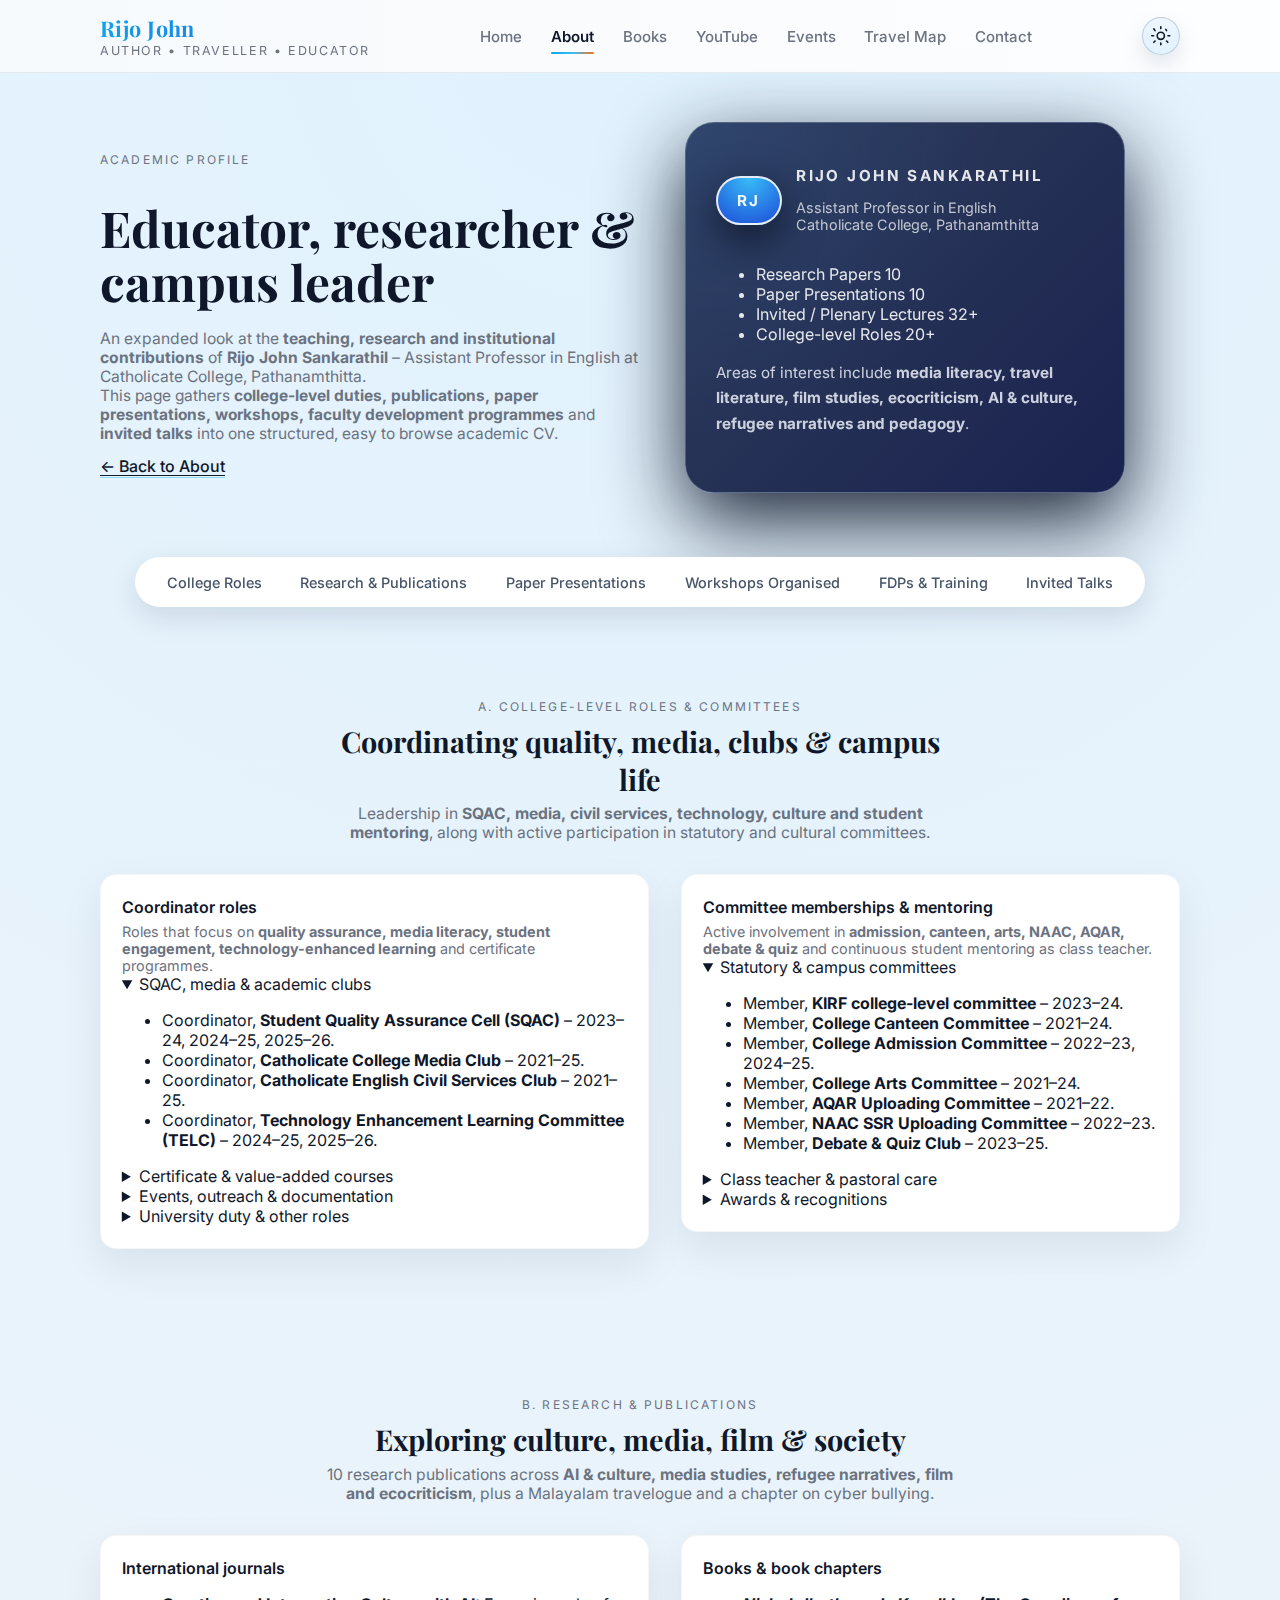
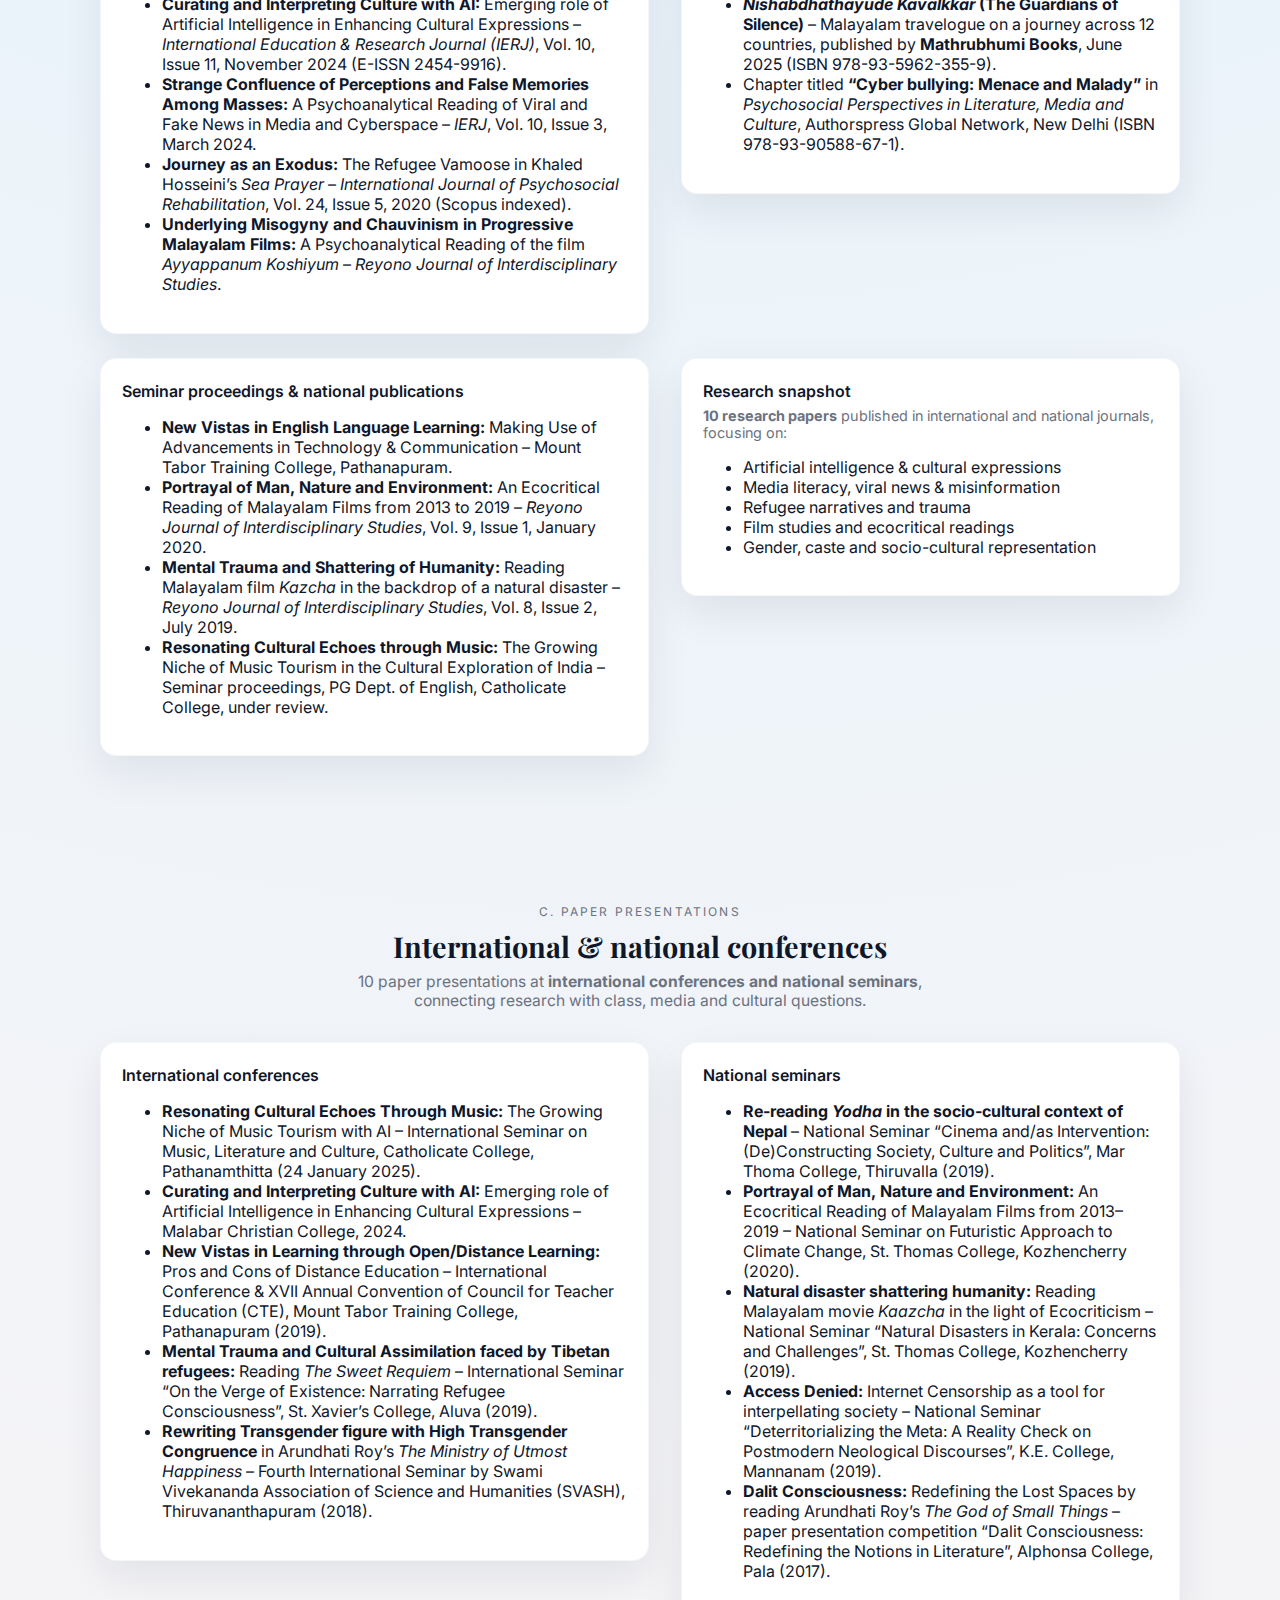
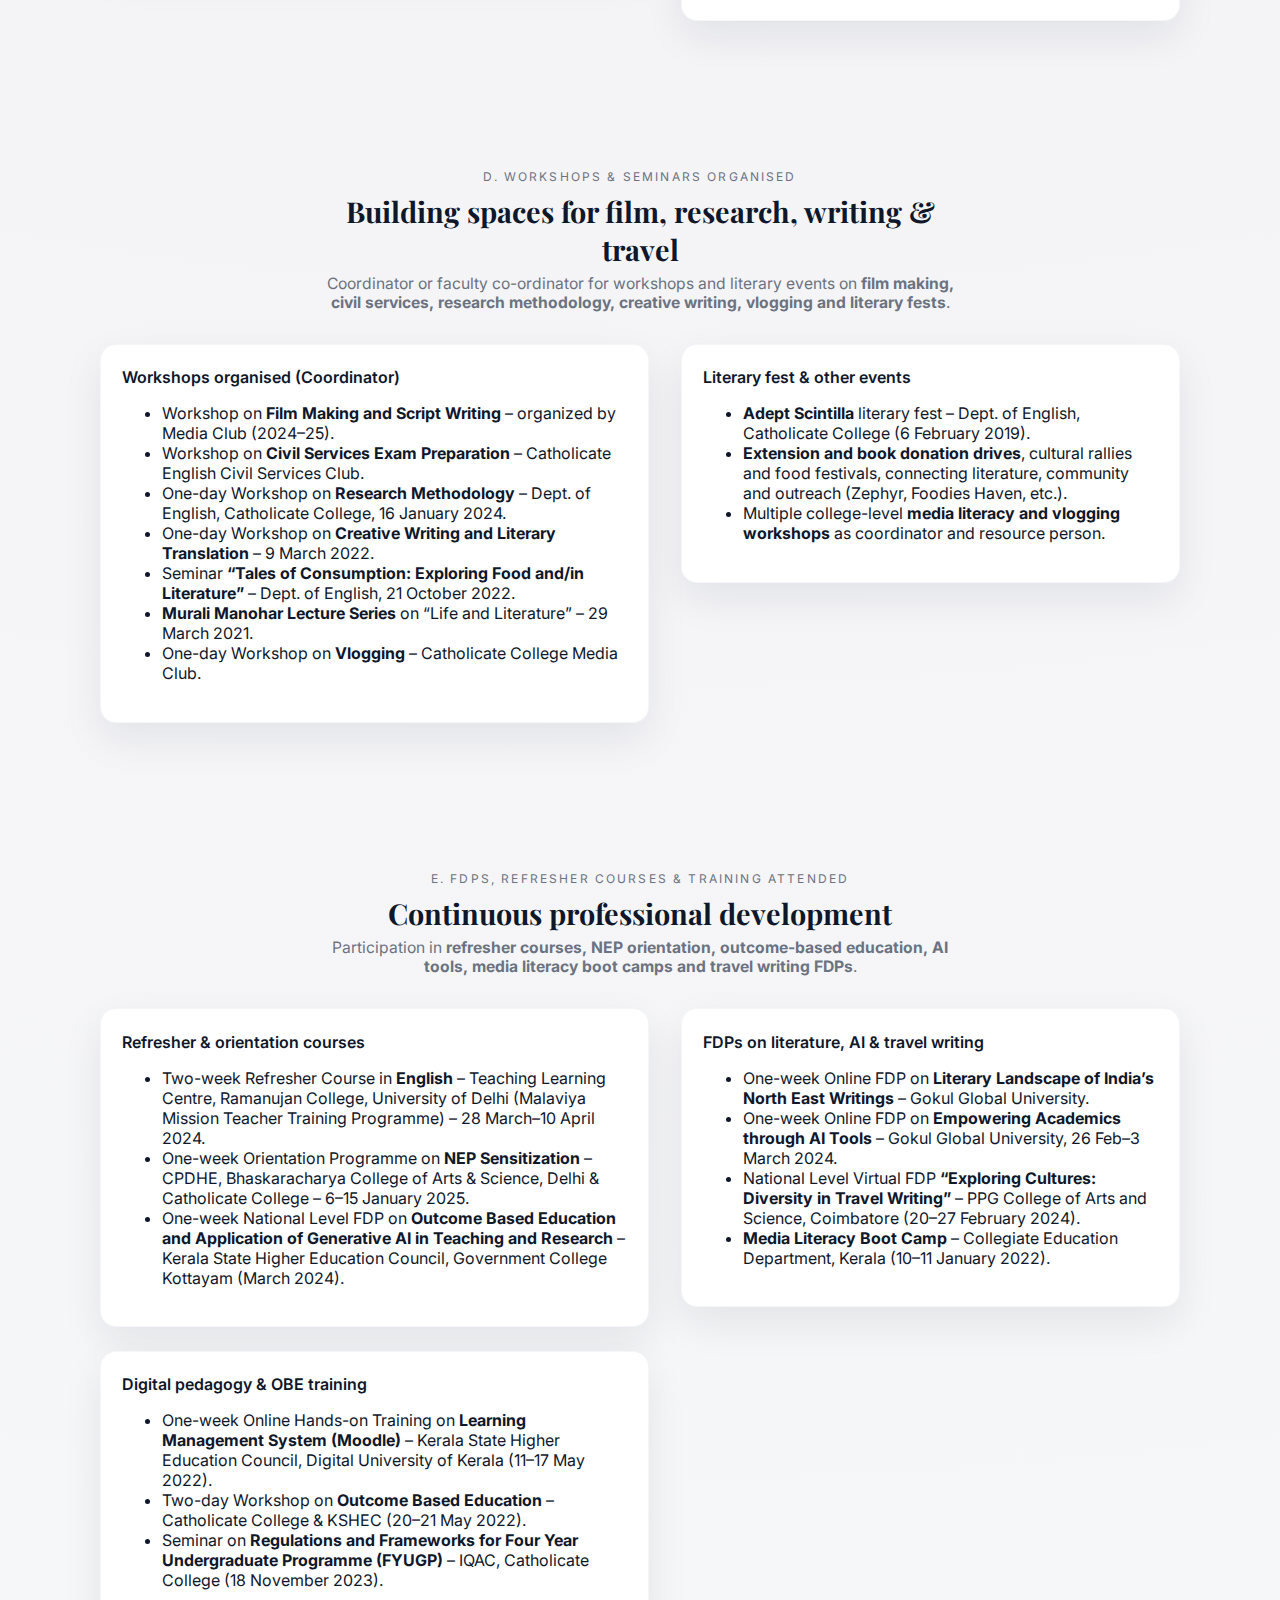
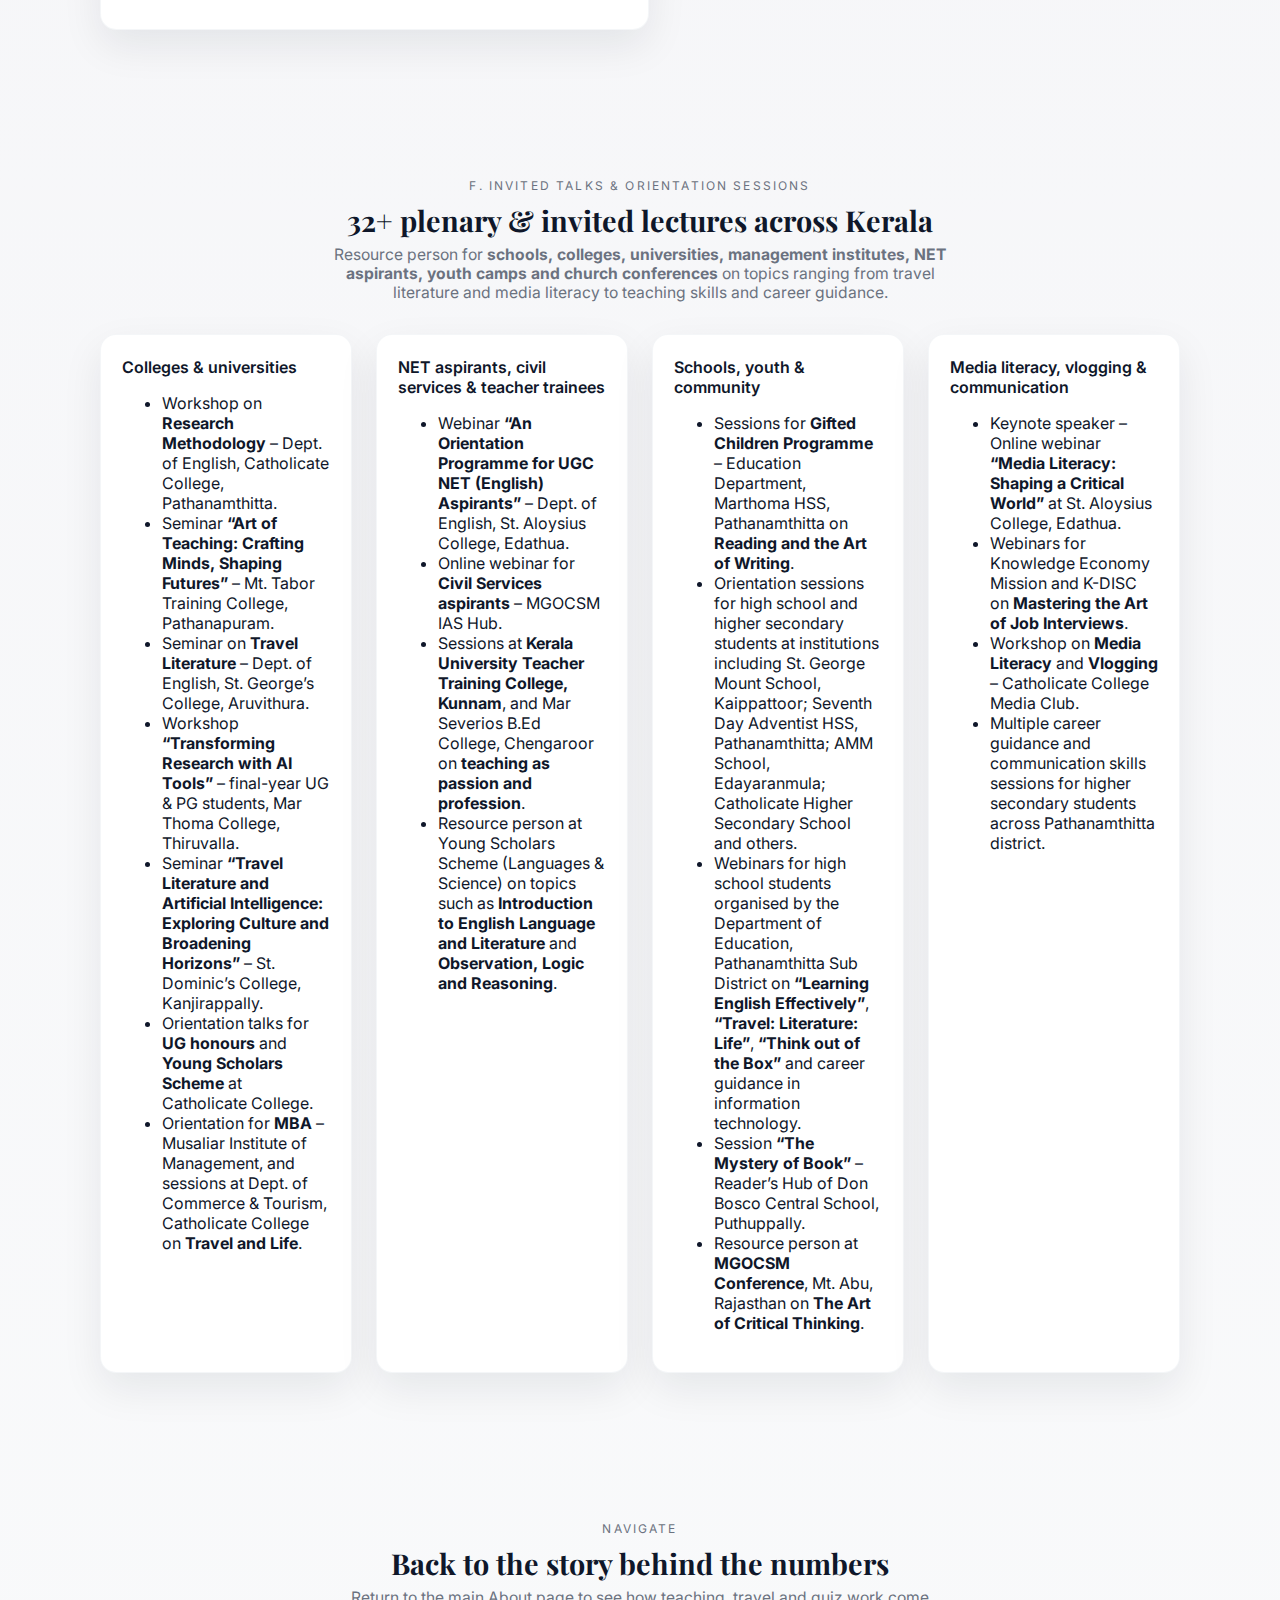
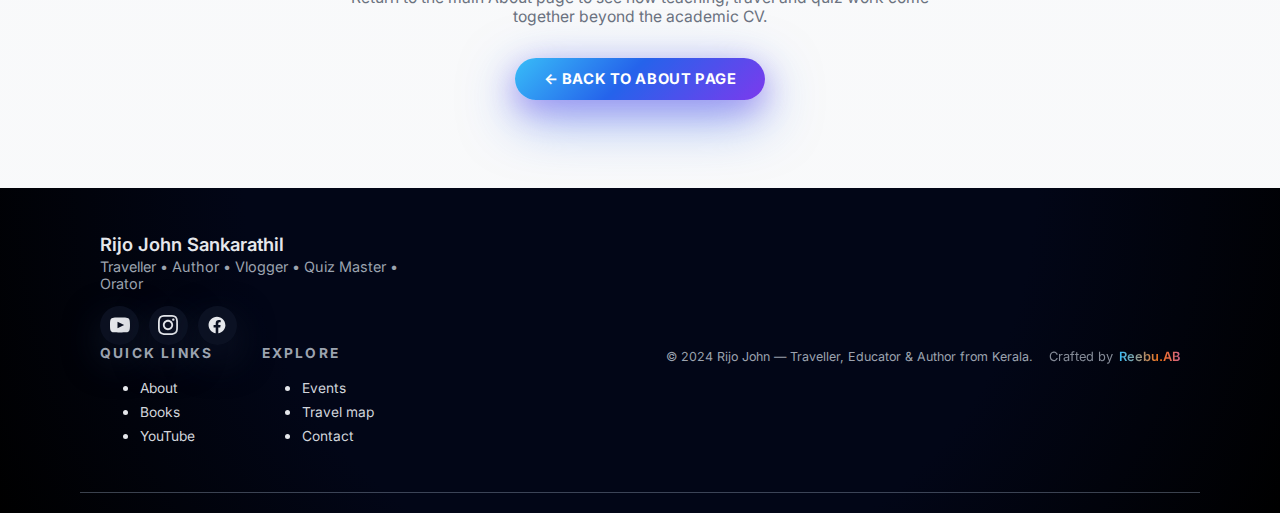
<file: academic-profile.html>
<!DOCTYPE html>
<html lang="en" data-theme="light" class="no-js">
<head>
  <meta charset="UTF-8" />
  <meta name="viewport" content="width=device-width, initial-scale=1.0" />

  <title>Academic Profile – Rijo John Sankarathil</title>
  <meta
    name="description"
    content="Expanded academic profile of Rijo John Sankarathil – college-level roles, research publications, paper presentations, workshops, FDPs and invited talks."
  />
  <meta
    name="keywords"
    content="academic profile, faculty profile, Rijo John, research publications, seminars, invited talks, workshops, FDP, Catholicate College Pathanamthitta"
  />
  <meta name="robots" content="index,follow" />
  <meta name="theme-color" content="#0ea5e9" />

  <!-- Canonical -->
  <link
    rel="canonical"
    href="https://rijojohn.netlify.app/academic-profile.html"
  />

  <!-- Netlify metatag-->
   <meta name="google-site-verification" content="fBxQcDTnB5Qdr6exM9eWxh8cOqlA4CUwRQpp7swCU28" />
   <meta name="msvalidate.01" content="B45DB9E0F5A6C3427B7C3E10CA32EB35" />

   <!-- Gthub metatag-->
  <meta name="google-site-verification" content="a6PlDsRAdHgeCQfGMplxia-yuZ04Ojn2wTdNMcaljmI" />
  <meta name="msvalidate.01" content="B45DB9E0F5A6C3427B7C3E10CA32EB35" />
  
  <!-- Open Graph -->
  <meta property="og:title" content="Academic Profile – Rijo John" />
  <meta
    property="og:description"
    content="Explore detailed academic, research and professional achievements of Rijo John Sankarathil."
  />
  <meta
    property="og:image"
    content="https://rijojohn.netlify.app/assets/img/icon.jpg"
  />
  <meta
    property="og:url"
    content="https://rijojohn.netlify.app/academic-profile.html"
  />
  <meta property="og:type" content="website" />

  <!-- Icons -->
  <link
    rel="icon"
    type="image/png"
    sizes="32x32"
    href="./favicon.png"
  />
  <link rel="icon" href="./favicon.png" type="image/png" sizes="512x512" />
  <link rel="shortcut icon" href="./favicon.png" />
  <link rel="apple-touch-icon" href="./favicon.png" />

  <!-- Fonts -->
  <link rel="preconnect" href="https://fonts.googleapis.com" />
  <link rel="preconnect" href="https://fonts.gstatic.com" crossorigin />
  <link
    href="https://fonts.googleapis.com/css2?family=Inter:wght@400;500;600;700;800&family=Playfair+Display:wght@600;700&display=swap"
    rel="stylesheet"
  />

  <!-- Site styles -->
  <link rel="stylesheet" href="./css/style.css" />

  <script>
    document.documentElement.classList.remove('no-js');
  </script>
</head>

<body class="site-body">
  <!-- Skip link -->
  <a href="#main" class="skip-link">Skip to main content</a>

  <!-- HEADER / NAV -->
  <header class="site-header" id="top">
    <nav class="nav" aria-label="Primary navigation">
      <div class="container nav__inner">
        <!-- Brand -->
        <a href="./index.html" class="nav__brand">
          <span class="nav__brand-main">Rijo John</span>
          <span class="nav__brand-tagline">Author • Traveller • Educator</span>
        </a>

        <!-- Nav links -->
        <div class="nav__links" id="primaryNav">
          <a href="./index.html" class="nav__link">Home</a>
          <!-- Treat this as a sub-page of About, so About stays highlighted -->
          <a href="./about.html" class="nav__link nav__link--active">About</a>
          <a href="./books.html" class="nav__link">Books</a>
          <a href="./youtube.html" class="nav__link">YouTube</a>
          <a href="./events.html" class="nav__link">Events</a>
          <a href="./map.html" class="nav__link">Travel Map</a>
          <a href="./contact.html" class="nav__link">Contact</a>
        </div>

        <!-- Controls -->
        <div class="nav__controls">
          <!-- Theme toggle -->
          <button
            type="button"
            class="theme-toggle"
            id="themeToggle"
            aria-label="Toggle dark mode"
            aria-pressed="false"
          >
            <span
              class="theme-toggle__icon theme-toggle__icon--sun"
              aria-hidden="true"
            >
              <svg viewBox="0 0 24 24" class="theme-toggle__svg">
                <path
                  d="M12 4V2m0 20v-2m8-8h2M2 12h2m13.657-7.071L18.364 6.22M5.636 17.778L4.222 19.192m0-14.97L5.636 6.22m12.728 11.557 1.414 1.414M12 8a4 4 0 100 8 4 4 0 000-8z"
                  fill="none"
                  stroke="currentColor"
                  stroke-width="1.8"
                  stroke-linecap="round"
                  stroke-linejoin="round"
                />
              </svg>
            </span>
            <span
              class="theme-toggle__icon theme-toggle__icon--moon"
              aria-hidden="true"
            >
              <svg viewBox="0 0 24 24" class="theme-toggle__svg">
                <path
                  d="M21 12.79A9 9 0 1111.21 3 7 7 0 0021 12.79z"
                  fill="none"
                  stroke="currentColor"
                  stroke-width="1.8"
                  stroke-linecap="round"
                  stroke-linejoin="round"
                />
              </svg>
            </span>
          </button>

          <!-- Mobile nav toggle -->
          <button
            type="button"
            class="nav__toggle"
            id="navToggle"
            aria-label="Toggle navigation"
            aria-expanded="false"
          >
            <span class="nav__toggle-line"></span>
            <span class="nav__toggle-line"></span>
            <span class="nav__toggle-line"></span>
          </button>
        </div>
      </div>
    </nav>
  </header>

  <!-- MAIN -->
  <main id="main" class="site-main site-main--page">

    <!-- HERO / INTRO -->
    <section
      class="section section--page-intro section--academic-intro"
      aria-labelledby="academic-title"
    >
      <div class="container grid grid--split">
        <div class="section__col">
          <p class="section__eyebrow">Academic Profile</p>
          <h1 id="academic-title" class="page-title">
            Educator, researcher & campus leader
          </h1>
          <p class="section__lead">
            An expanded look at the <strong>teaching, research and
            institutional contributions</strong> of
            <strong>Rijo John Sankarathil</strong> – Assistant Professor in
            English at Catholicate College, Pathanamthitta.
          </p>

          <p class="section__body">
            This page gathers <strong>college-level duties, publications, paper
            presentations, workshops, faculty development programmes</strong>
            and <strong>invited talks</strong> into one structured, easy to
            browse academic CV.
          </p>

          <div class="section__inline-actions">
            <a href="./about.html" class="inline-link">
              &larr; Back to About
            </a>
          </div>
        </div>

        <aside class="section__col">
          <article class="about-summary__card academic-hero__card">
            <header class="about-summary__header">
              <div class="about-summary__avatar-circle" aria-hidden="true">
                <span class="about-summary__avatar-initials">RJ</span>
              </div>
              <div>
                <h2 class="about-summary__name">
                  Rijo John Sankarathil
                </h2>
                <p class="about-summary__roles">
                  Assistant Professor in English<br />
                  Catholicate College, Pathanamthitta
                </p>
              </div>
            </header>

            <ul class="badge-grid" aria-label="Key academic stats">
              <li class="badge-grid__item">
                <span class="badge-grid__label">Research Papers</span>
                <span class="badge-grid__value">10</span>
              </li>
              <li class="badge-grid__item">
                <span class="badge-grid__label">Paper Presentations</span>
                <span class="badge-grid__value">10</span>
              </li>
              <li class="badge-grid__item">
                <span class="badge-grid__label">Invited / Plenary Lectures</span>
                <span class="badge-grid__value">32+</span>
              </li>
              <li class="badge-grid__item">
                <span class="badge-grid__label">College-level Roles</span>
                <span class="badge-grid__value">20+</span>
              </li>
            </ul>

            <p class="about-summary__text academic-hero__text">
              Areas of interest include <strong>media literacy, travel
              literature, film studies, ecocriticism, AI & culture, refugee
              narratives and pedagogy</strong>.
            </p>
          </article>
        </aside>
      </div>
    </section>

    <!-- INLINE PAGE NAVIGATION -->
    <section class="section section--subnav" aria-label="Profile sections">
      <div class="container">
        <nav class="subnav subnav--scroll">
          <a href="#roles" class="subnav__link">College Roles</a>
          <a href="#research" class="subnav__link">Research &amp; Publications</a>
          <a href="#presentations" class="subnav__link">Paper Presentations</a>
          <a href="#workshops-organised" class="subnav__link">Workshops Organised</a>
          <a href="#fdp" class="subnav__link">FDPs &amp; Training</a>
          <a href="#invited-talks" class="subnav__link">Invited Talks</a>
        </nav>
      </div>
    </section>

    <!-- A. COLLEGE-LEVEL ROLES & COMMITTEES -->
    <section
      class="section section--academic"
      id="roles"
      aria-labelledby="roles-heading"
    >
      <div class="container">
        <header class="section__header section__header--center">
          <p class="section__eyebrow">A. College-level roles &amp; committees</p>
          <h2 id="roles-heading" class="section__title">
            Coordinating quality, media, clubs &amp; campus life
          </h2>
          <p class="section__lead">
            Leadership in <strong>SQAC, media, civil services, technology,
            culture and student mentoring</strong>, along with active
            participation in statutory and cultural committees.
          </p>
        </header>

        <div class="grid grid--split">
          <!-- Coordinator roles -->
          <article class="card card--role card--soft">
            <h3 class="card__title">Coordinator roles</h3>
            <p class="card__body">
              Roles that focus on <strong>quality assurance, media literacy,
              student engagement, technology-enhanced learning</strong> and
              certificate programmes.
            </p>

            <details class="accordion" open>
              <summary class="accordion__summary">
                SQAC, media &amp; academic clubs
              </summary>
              <ul class="accordion__list">
                <li>Coordinator, <strong>Student Quality Assurance Cell (SQAC)</strong> – 2023–24, 2024–25, 2025–26.</li>
                <li>Coordinator, <strong>Catholicate College Media Club</strong> – 2021–25.</li>
                <li>Coordinator, <strong>Catholicate English Civil Services Club</strong> – 2021–25.</li>
                <li>Coordinator, <strong>Technology Enhancement Learning Committee (TELC)</strong> – 2024–25, 2025–26.</li>
              </ul>
            </details>

            <details class="accordion">
              <summary class="accordion__summary">
                Certificate &amp; value-added courses
              </summary>
              <ul class="accordion__list">
                <li>Coordinator, Certificate Course in <strong>Communication Skills</strong> – 2024–25.</li>
                <li>Coordinator, Certificate Course in <strong>Integrating AI with Language and Literature</strong> – 2025–26.</li>
                <li>Coordinator, Certificate Course in <strong>Creative Writing and Translation</strong> – 2021–22.</li>
              </ul>
            </details>

            <details class="accordion">
              <summary class="accordion__summary">
                Events, outreach &amp; documentation
              </summary>
              <ul class="accordion__list">
                <li>Coordinator, <strong>RUSA Compilation Committee</strong> – 2024–25.</li>
                <li>Coordinator, <strong>College Newsletter Editorial Board</strong> – 2021–22.</li>
                <li>Coordinator, <strong>College Cultural Rally</strong>, MG University Arts Festival 2022 – 1 April 2022.</li>
                <li>Coordinator, <strong>Foodies Haven Season 3</strong> – Food &amp; Cultural Fiesta by Dept. of English (2022, 2024, 2025).</li>
                <li>Coordinator, <strong>Zephyr Extension Activity &amp; Book Donation Drive</strong> at Govt. MRS Residential Tribal School – 2022 &amp; 2023.</li>
              </ul>
            </details>

            <details class="accordion">
              <summary class="accordion__summary">
                University duty &amp; other roles
              </summary>
              <ul class="accordion__list">
                <li><strong>Assistant Returning Officer (ARO)</strong>, College Union Election – 2024–25, 2025–26.</li>
                <li><strong>Stage Manager</strong>, Poetry Writing (English) competition – MG University Union Youth Festival “Wake Up Call” 2022.</li>
              </ul>
            </details>
          </article>

          <!-- Committee memberships & class teacher roles -->
          <article class="card card--role card--soft">
            <h3 class="card__title">Committee memberships &amp; mentoring</h3>
            <p class="card__body">
              Active involvement in <strong>admission, canteen, arts, NAAC, AQAR,
              debate &amp; quiz</strong> and continuous student mentoring as class
              teacher.
            </p>

            <details class="accordion" open>
              <summary class="accordion__summary">
                Statutory &amp; campus committees
              </summary>
              <ul class="accordion__list">
                <li>Member, <strong>KIRF college-level committee</strong> – 2023–24.</li>
                <li>Member, <strong>College Canteen Committee</strong> – 2021–24.</li>
                <li>Member, <strong>College Admission Committee</strong> – 2022–23, 2024–25.</li>
                <li>Member, <strong>College Arts Committee</strong> – 2021–24.</li>
                <li>Member, <strong>AQAR Uploading Committee</strong> – 2021–22.</li>
                <li>Member, <strong>NAAC SSR Uploading Committee</strong> – 2022–23.</li>
                <li>Member, <strong>Debate &amp; Quiz Club</strong> – 2023–25.</li>
              </ul>
            </details>

            <details class="accordion">
              <summary class="accordion__summary">
                Class teacher &amp; pastoral care
              </summary>
              <ul class="accordion__list">
                <li>Class Teacher, <strong>D1 Integrated English</strong> – 2022–23.</li>
                <li>Class Teacher, <strong>D2 Integrated English</strong> – 2023–24.</li>
                <li>Class Teacher, <strong>IV Year Integrated English</strong> – 2024–25.</li>
                <li>Faculty Co-ordinator, <strong>St. Basil Choir Group (MGOCSM)</strong> – 2019–20.</li>
                <li>Volunteer Teacher in <strong>post-flood relief work</strong> organized by Pathanamthitta District Administration – August 2018.</li>
              </ul>
            </details>

            <details class="accordion">
              <summary class="accordion__summary">
                Awards &amp; recognitions
              </summary>
              <ul class="accordion__list">
                <li><strong>Master Trainer</strong> – Kerala Government Higher Education Department, Media Literacy Campaign.</li>
                <li><strong>Guinness World Records</strong> participant &amp; medalist – six-hour continuous participation in Sreekandan Nair talk show and debate (2018).</li>
                <li><strong>Best Director &amp; Best Short Film Award</strong> for short film <em>3 Strings</em> at Acts Short Film Fest 2018.</li>
              </ul>
            </details>
          </article>
        </div>
      </div>
    </section>

    <!-- B. RESEARCH & PUBLICATIONS -->
    <section
      class="section section--academic"
      id="research"
      aria-labelledby="research-heading"
    >
      <div class="container">
        <header class="section__header section__header--center">
          <p class="section__eyebrow">B. Research &amp; publications</p>
          <h2 id="research-heading" class="section__title">
            Exploring culture, media, film &amp; society
          </h2>
          <p class="section__lead">
            10 research publications across <strong>AI &amp; culture, media
            studies, refugee narratives, film and ecocriticism</strong>, plus a
            Malayalam travelogue and a chapter on cyber bullying.
          </p>
        </header>

        <div class="grid grid--split">
          <!-- International journals -->
          <article class="card card--soft">
            <h3 class="card__title">International journals</h3>
            <ul class="card__list">
              <li>
                <strong>Curating and Interpreting Culture with AI:</strong>
                Emerging role of Artificial Intelligence in Enhancing Cultural
                Expressions – <em>International Education &amp; Research Journal
                (IERJ)</em>, Vol. 10, Issue 11, November 2024 (E-ISSN
                2454-9916).
              </li>
              <li>
                <strong>Strange Confluence of Perceptions and False Memories
                Among Masses:</strong> A Psychoanalytical Reading of Viral and
                Fake News in Media and Cyberspace – <em>IERJ</em>, Vol. 10,
                Issue 3, March 2024.
              </li>
              <li>
                <strong>Journey as an Exodus:</strong> The Refugee Vamoose in
                Khaled Hosseini’s <em>Sea Prayer</em> – <em>International
                Journal of Psychosocial Rehabilitation</em>, Vol. 24, Issue 5,
                2020 (Scopus indexed).
              </li>
              <li>
                <strong>Underlying Misogyny and Chauvinism in Progressive
                Malayalam Films:</strong> A Psychoanalytical Reading of the film
                <em>Ayyappanum Koshiyum</em> – <em>Reyono Journal of
                Interdisciplinary Studies</em>.
              </li>
            </ul>
          </article>

          <!-- Books & chapters -->
          <article class="card card--soft">
            <h3 class="card__title">Books &amp; book chapters</h3>
            <ul class="card__list">
              <li>
                <strong><em>Nishabdhathayude Kavalkkar</em> (The Guardians of
                Silence)</strong> – Malayalam travelogue on a journey across 12
                countries, published by <strong>Mathrubhumi Books</strong>,
                June 2025 (ISBN 978-93-5962-355-9).
              </li>
              <li>
                Chapter titled <strong>“Cyber bullying: Menace and Malady”</strong> in
                <em>Psychosocial Perspectives in Literature, Media and
                Culture</em>, Authorspress Global Network, New Delhi (ISBN
                978-93-90588-67-1).
              </li>
            </ul>
          </article>
        </div>

        <div class="grid grid--split">
          <!-- Proceedings / national journals -->
          <article class="card card--soft">
            <h3 class="card__title">Seminar proceedings &amp; national publications</h3>
            <ul class="card__list">
              <li>
                <strong>New Vistas in English Language Learning:</strong> Making
                Use of Advancements in Technology &amp; Communication – Mount
                Tabor Training College, Pathanapuram.
              </li>
              <li>
                <strong>Portrayal of Man, Nature and Environment:</strong> An
                Ecocritical Reading of Malayalam Films from 2013 to 2019 –
                <em>Reyono Journal of Interdisciplinary Studies</em>, Vol. 9,
                Issue 1, January 2020.
              </li>
              <li>
                <strong>Mental Trauma and Shattering of Humanity:</strong>
                Reading Malayalam film <em>Kazcha</em> in the backdrop of a
                natural disaster – <em>Reyono Journal of Interdisciplinary
                Studies</em>, Vol. 8, Issue 2, July 2019.
              </li>
              <li>
                <strong>Resonating Cultural Echoes through Music:</strong> The
                Growing Niche of Music Tourism in the Cultural Exploration of
                India – Seminar proceedings, PG Dept. of English, Catholicate
                College, under review.
              </li>
            </ul>
          </article>

          <!-- Research summary -->
          <article class="card card--highlight">
            <h3 class="card__title">Research snapshot</h3>
            <p class="card__body">
              <strong>10 research papers</strong> published in international
              and national journals, focusing on:
            </p>
            <ul class="card__list card__list--bullets">
              <li>Artificial intelligence &amp; cultural expressions</li>
              <li>Media literacy, viral news &amp; misinformation</li>
              <li>Refugee narratives and trauma</li>
              <li>Film studies and ecocritical readings</li>
              <li>Gender, caste and socio-cultural representation</li>
            </ul>
          </article>
        </div>
      </div>
    </section>

    <!-- C. PAPER PRESENTATIONS -->
    <section
      class="section section--academic"
      id="presentations"
      aria-labelledby="presentations-heading"
    >
      <div class="container">
        <header class="section__header section__header--center">
          <p class="section__eyebrow">C. Paper presentations</p>
          <h2 id="presentations-heading" class="section__title">
            International &amp; national conferences
          </h2>
          <p class="section__lead">
            10 paper presentations at <strong>international conferences and
            national seminars</strong>, connecting research with class, media
            and cultural questions.
          </p>
        </header>

        <div class="grid grid--split">
          <!-- International -->
          <article class="card card--soft">
            <h3 class="card__title">International conferences</h3>
            <ul class="card__list">
              <li>
                <strong>Resonating Cultural Echoes Through Music:</strong> The
                Growing Niche of Music Tourism with AI – International Seminar
                on Music, Literature and Culture, Catholicate College,
                Pathanamthitta (24 January 2025).
              </li>
              <li>
                <strong>Curating and Interpreting Culture with AI:</strong>
                Emerging role of Artificial Intelligence in Enhancing Cultural
                Expressions – Malabar Christian College, 2024.
              </li>
              <li>
                <strong>New Vistas in Learning through Open/Distance
                Learning:</strong> Pros and Cons of Distance Education –
                International Conference &amp; XVII Annual Convention of Council
                for Teacher Education (CTE), Mount Tabor Training College,
                Pathanapuram (2019).
              </li>
              <li>
                <strong>Mental Trauma and Cultural Assimilation faced by Tibetan
                refugees:</strong> Reading <em>The Sweet Requiem</em> – International
                Seminar “On the Verge of Existence: Narrating Refugee
                Consciousness”, St. Xavier’s College, Aluva (2019).
              </li>
              <li>
                <strong>Rewriting Transgender figure with High Transgender
                Congruence</strong> in Arundhati Roy’s <em>The Ministry of
                Utmost Happiness</em> – Fourth International Seminar by Swami
                Vivekananda Association of Science and Humanities (SVASH),
                Thiruvananthapuram (2018).
              </li>
            </ul>
          </article>

          <!-- National -->
          <article class="card card--soft">
            <h3 class="card__title">National seminars</h3>
            <ul class="card__list">
              <li>
                <strong>Re-reading <em>Yodha</em> in the socio-cultural context of
                Nepal</strong> – National Seminar “Cinema and/as Intervention:
                (De)Constructing Society, Culture and Politics”, Mar Thoma
                College, Thiruvalla (2019).
              </li>
              <li>
                <strong>Portrayal of Man, Nature and Environment:</strong> An
                Ecocritical Reading of Malayalam Films from 2013–2019 – National
                Seminar on Futuristic Approach to Climate Change, St. Thomas
                College, Kozhencherry (2020).
              </li>
              <li>
                <strong>Natural disaster shattering humanity:</strong> Reading
                Malayalam movie <em>Kaazcha</em> in the light of Ecocriticism –
                National Seminar “Natural Disasters in Kerala: Concerns and
                Challenges”, St. Thomas College, Kozhencherry (2019).
              </li>
              <li>
                <strong>Access Denied:</strong> Internet Censorship as a tool
                for interpellating society – National Seminar “Deterritorializing
                the Meta: A Reality Check on Postmodern Neological Discourses”,
                K.E. College, Mannanam (2019).
              </li>
              <li>
                <strong>Dalit Consciousness:</strong> Redefining the Lost Spaces
                by reading Arundhati Roy’s <em>The God of Small Things</em> –
                paper presentation competition “Dalit Consciousness: Redefining
                the Notions in Literature”, Alphonsa College, Pala (2017).
              </li>
            </ul>
          </article>
        </div>
      </div>
    </section>

    <!-- D. WORKSHOPS ORGANISED -->
    <section
      class="section section--academic"
      id="workshops-organised"
      aria-labelledby="workshops-heading"
    >
      <div class="container">
        <header class="section__header section__header--center">
          <p class="section__eyebrow">D. Workshops &amp; seminars organised</p>
          <h2 id="workshops-heading" class="section__title">
            Building spaces for film, research, writing &amp; travel
          </h2>
          <p class="section__lead">
            Coordinator or faculty co-ordinator for workshops and literary
            events on <strong>film making, civil services, research
            methodology, creative writing, vlogging and literary fests</strong>.
          
          </p>
        </header>

        <div class="grid grid--split">
          <article class="card card--soft">
            <h3 class="card__title">Workshops organised (Coordinator)</h3>
            <ul class="card__list">
              <li>
                Workshop on <strong>Film Making and Script Writing</strong> –
                organized by Media Club (2024–25).
              </li>
              <li>
                Workshop on <strong>Civil Services Exam Preparation</strong> –
                Catholicate English Civil Services Club.
              </li>
              <li>
                One-day Workshop on <strong>Research Methodology</strong> –
                Dept. of English, Catholicate College, 16 January 2024.
              </li>
              <li>
                One-day Workshop on <strong>Creative Writing and Literary
                Translation</strong> – 9 March 2022.
              </li>
              <li>
                Seminar <strong>“Tales of Consumption: Exploring Food and/in
                Literature”</strong> – Dept. of English, 21 October 2022.
              </li>
              <li>
                <strong>Murali Manohar Lecture Series</strong> on “Life and
                Literature” – 29 March 2021.
              </li>
              <li>
                One-day Workshop on <strong>Vlogging</strong> – Catholicate
                College Media Club.
              </li>
            </ul>
          </article>

          <article class="card card--soft">
            <h3 class="card__title">Literary fest &amp; other events</h3>
            <ul class="card__list">
              <li>
                <strong>Adept Scintilla</strong> literary fest – Dept. of
                English, Catholicate College (6 February 2019).
              </li>
              <li>
                <strong>Extension and book donation drives</strong>, cultural
                rallies and food festivals, connecting literature, community and
                outreach (Zephyr, Foodies Haven, etc.).
              </li>
              <li>
                Multiple college-level <strong>media literacy and vlogging
                workshops</strong> as coordinator and resource person.
              </li>
            </ul>
          </article>
        </div>
      </div>
    </section>

    <!-- E. FDPs / REFRESHER / TRAINING ATTENDED -->
    <section
      class="section section--academic"
      id="fdp"
      aria-labelledby="fdp-heading"
    >
      <div class="container">
        <header class="section__header section__header--center">
          <p class="section__eyebrow">
            E. FDPs, refresher courses &amp; training attended
          </p>
          <h2 id="fdp-heading" class="section__title">
            Continuous professional development
          </h2>
          <p class="section__lead">
            Participation in <strong>refresher courses, NEP orientation,
            outcome-based education, AI tools, media literacy boot camps and
            travel writing FDPs</strong>.
          </p>
        </header>

        <div class="grid grid--split">
          <article class="card card--soft">
            <h3 class="card__title">Refresher &amp; orientation courses</h3>
            <ul class="card__list">
              <li>
                Two-week Refresher Course in <strong>English</strong> – Teaching
                Learning Centre, Ramanujan College, University of Delhi (Malaviya
                Mission Teacher Training Programme) – 28 March–10 April 2024.
              </li>
              <li>
                One-week Orientation Programme on <strong>NEP
                Sensitization</strong> – CPDHE, Bhaskaracharya College of Arts &
                Science, Delhi &amp; Catholicate College – 6–15 January 2025.
              </li>
              <li>
                One-week National Level FDP on <strong>Outcome Based Education
                and Application of Generative AI in Teaching and Research</strong>
                – Kerala State Higher Education Council, Government College
                Kottayam (March 2024).
              </li>
            </ul>
          </article>

          <article class="card card--soft">
            <h3 class="card__title">FDPs on literature, AI &amp; travel writing</h3>
            <ul class="card__list">
              <li>
                One-week Online FDP on <strong>Literary Landscape of India’s
                North East Writings</strong> – Gokul Global University.
              </li>
              <li>
                One-week Online FDP on <strong>Empowering Academics through AI
                Tools</strong> – Gokul Global University, 26 Feb–3 March 2024.
              </li>
              <li>
                National Level Virtual FDP <strong>“Exploring Cultures: Diversity
                in Travel Writing”</strong> – PPG College of Arts and Science,
                Coimbatore (20–27 February 2024).
              </li>
              <li>
                <strong>Media Literacy Boot Camp</strong> – Collegiate Education
                Department, Kerala (10–11 January 2022).
              </li>
            </ul>
          </article>
        </div>

        <div class="grid grid--split">
          <article class="card card--soft">
            <h3 class="card__title">Digital pedagogy &amp; OBE training</h3>
            <ul class="card__list">
              <li>
                One-week Online Hands-on Training on <strong>Learning Management
                System (Moodle)</strong> – Kerala State Higher Education Council,
                Digital University of Kerala (11–17 May 2022).
              </li>
              <li>
                Two-day Workshop on <strong>Outcome Based Education</strong> –
                Catholicate College &amp; KSHEC (20–21 May 2022).
              </li>
              <li>
                Seminar on <strong>Regulations and Frameworks for Four Year
                Undergraduate Programme (FYUGP)</strong> – IQAC, Catholicate
                College (18 November 2023).
              </li>
            </ul>
          </article>
        </div>
      </div>
    </section>

    <!-- F. INVITED TALKS & ORIENTATION SESSIONS -->
    <section
      class="section section--academic"
      id="invited-talks"
      aria-labelledby="invited-heading"
    >
      <div class="container">
        <header class="section__header section__header--center">
          <p class="section__eyebrow">
            F. Invited talks &amp; orientation sessions
          </p>
          <h2 id="invited-heading" class="section__title">
            32+ plenary &amp; invited lectures across Kerala
          </h2>
          <p class="section__lead">
            Resource person for <strong>schools, colleges, universities,
            management institutes, NET aspirants, youth camps and church
            conferences</strong> on topics ranging from travel literature and
            media literacy to teaching skills and career guidance.
          </p>
        </header>

        <!-- Grouped lists using cards -->
        <div class="grid grid--cards">
          <!-- Colleges & universities -->
          <article class="card card--soft">
            <h3 class="card__title">Colleges &amp; universities</h3>
            <ul class="card__list">
              <li>
                Workshop on <strong>Research Methodology</strong> – Dept. of
                English, Catholicate College, Pathanamthitta.
              </li>
              <li>
                Seminar <strong>“Art of Teaching: Crafting Minds, Shaping
                Futures”</strong> – Mt. Tabor Training College, Pathanapuram.
              </li>
              <li>
                Seminar on <strong>Travel Literature</strong> – Dept. of
                English, St. George’s College, Aruvithura.
              </li>
              <li>
                Workshop <strong>“Transforming Research with AI Tools”</strong>
                – final-year UG &amp; PG students, Mar Thoma College,
                Thiruvalla.
              </li>
              <li>
                Seminar <strong>“Travel Literature and Artificial
                Intelligence: Exploring Culture and Broadening Horizons”</strong>
                – St. Dominic’s College, Kanjirappally.
              </li>
              <li>
                Orientation talks for <strong>UG honours</strong> and
                <strong>Young Scholars Scheme</strong> at Catholicate College.
              </li>
              <li>
                Orientation for <strong>MBA</strong> – Musaliar Institute of
                Management, and sessions at Dept. of Commerce &amp; Tourism,
                Catholicate College on <strong>Travel and Life</strong>.
              </li>
            </ul>
          </article>

          <!-- NET / civil services / teacher trainees -->
          <article class="card card--soft">
            <h3 class="card__title">
              NET aspirants, civil services &amp; teacher trainees
            </h3>
            <ul class="card__list">
              <li>
                Webinar <strong>“An Orientation Programme for UGC NET (English)
                Aspirants”</strong> – Dept. of English, St. Aloysius College,
                Edathua.
              </li>
              <li>
                Online webinar for <strong>Civil Services aspirants</strong> –
                MGOCSM IAS Hub.
              </li>
              <li>
                Sessions at <strong>Kerala University Teacher Training College,
                Kunnam</strong>, and Mar Severios B.Ed College, Chengaroor on
                <strong>teaching as passion and profession</strong>.
              </li>
              <li>
                Resource person at Young Scholars Scheme (Languages &amp;
                Science) on topics such as <strong>Introduction to English
                Language and Literature</strong> and <strong>Observation, Logic
                and Reasoning</strong>.
              </li>
            </ul>
          </article>

          <!-- Schools & youth -->
          <article class="card card--soft">
            <h3 class="card__title">Schools, youth &amp; community</h3>
            <ul class="card__list">
              <li>
                Sessions for <strong>Gifted Children Programme</strong> –
                Education Department, Marthoma HSS, Pathanamthitta on
                <strong>Reading and the Art of Writing</strong>.
              </li>
              <li>
                Orientation sessions for high school and higher secondary
                students at institutions including St. George Mount School,
                Kaippattoor; Seventh Day Adventist HSS, Pathanamthitta; AMM
                School, Edayaranmula; Catholicate Higher Secondary School and
                others.
              </li>
              <li>
                Webinars for high school students organised by the Department of
                Education, Pathanamthitta Sub District on
                <strong>“Learning English Effectively”</strong>,
                <strong>“Travel: Literature: Life”</strong>,
                <strong>“Think out of the Box”</strong> and career guidance in
                information technology.
              </li>
              <li>
                Session <strong>“The Mystery of Book”</strong> – Reader’s Hub of
                Don Bosco Central School, Puthuppally.
              </li>
              <li>
                Resource person at <strong>MGOCSM Conference</strong>, Mt.
                Abu, Rajasthan on <strong>The Art of Critical Thinking</strong>.
              </li>
            </ul>
          </article>

          <!-- Media literacy & vlogging -->
          <article class="card card--soft">
            <h3 class="card__title">Media literacy, vlogging &amp; communication</h3>
            <ul class="card__list">
              <li>
                Keynote speaker – Online webinar
                <strong>“Media Literacy: Shaping a Critical World”</strong> at
                St. Aloysius College, Edathua.
              </li>
              <li>
                Webinars for Knowledge Economy Mission and K-DISC on
                <strong>Mastering the Art of Job Interviews</strong>.
              </li>
              <li>
                Workshop on <strong>Media Literacy</strong> and
                <strong>Vlogging</strong> – Catholicate College Media Club.
              </li>
              <li>
                Multiple career guidance and communication skills sessions for
                higher secondary students across Pathanamthitta district.
              </li>
            </ul>
          </article>
        </div>
      </div>
    </section>

    <!-- BOTTOM CTA -->
    <section
      class="section section--cv-cta"
      aria-labelledby="back-heading"
    >
      <div class="container">
        <header class="section__header section__header--center">
          <p class="section__eyebrow">Navigate</p>
          <h2 id="back-heading" class="section__title">
            Back to the story behind the numbers
          </h2>
          <p class="section__lead">
            Return to the main About page to see how teaching, travel and quiz
            work come together beyond the academic CV.
          </p>
        </header>

        <div class="u-text-center">
          <a href="./about.html" class="btn btn--primary">
            &larr; Back to About page
          </a>
        </div>
      </div>
    </section>
  </main>

  <!-- FOOTER -->
 <!-- FOOTER (same as index) -->
  <footer class="site-footer">
    <div class="container site-footer__inner">
      <div class="site-footer__main">
        <div class="site-footer__brand">
          <h3 class="site-footer__title">Rijo John Sankarathil</h3>
          <p class="site-footer__subtitle">
            Traveller • Author • Vlogger • Quiz Master • Orator
          </p>

          <div class="site-footer__social" aria-label="Social links">
            <a
              href="https://www.youtube.com/@JOURNEYSOFJO/"
              class="social-link"
              aria-label="YouTube"
              target="_blank"
              rel="noopener noreferrer"
            >
              <svg class="social-link__icon" viewBox="0 0 24 24" aria-hidden="true">
                <path
                  d="M19.615 3.184c-3.604-.246-11.631-.245-15.23 0-3.897.266-4.356 2.62-4.385 8.816.029 6.185.484 8.549 4.385 8.816 3.6.245 11.626.246 15.23 0 3.897-.266 4.356-2.62 4.385-8.816-.029-6.185-.484-8.549-4.385-8.816zm-10.615 12.816v-8l8 3.993-8 4.007z"
                />
              </svg>
            </a>

            <a
              href="https://www.instagram.com/_journeys_of_jo_/"
              class="social-link"
              aria-label="Instagram"
              target="_blank"
              rel="noopener noreferrer"
            >
              <svg class="social-link__icon" viewBox="0 0 24 24" aria-hidden="true">
                <path
                  d="M12 2.163c3.204 0 3.584.012 4.85.07 3.252.148 4.771 1.691 4.919 4.919.058 1.265.069 1.645.069 4.849 0 3.205-.012 3.584-.069 4.849-.149 3.225-1.664 4.771-4.919 4.919-1.266.058-1.644.07-4.85.07-3.204 0-3.584-.012-4.849-.07-3.26-.149-4.771-1.699-4.919-4.92-.058-1.265-.07-1.644-.07-4.849 0-3.204.013-3.583.07-4.849.149-3.227 1.664-4.771 4.919-4.919 1.266-.057 1.645-.069 4.849-.069zm0-2.163c-3.259 0-3.667.014-4.947.072-4.358.2-6.78 2.618-6.98 6.98-.059 1.281-.073 1.689-.073 4.948 0 3.259.014 3.668.072 4.948.2 4.358 2.618 6.78 6.98 6.98 1.281.058 1.689.072 4.948.072 3.259 0 3.668-.014 4.948-.072 4.354-.2 6.782-2.618 6.979-6.98.059-1.28.073-1.689.073-4.948 0-3.259-.014-3.667-.072-4.947-.196-4.354-2.617-6.78-6.979-6.98-1.281-.059-1.69-.073-4.949-.073zm0 5.838c-3.403 0-6.162 2.759-6.162 6.162s2.759 6.163 6.162 6.163 6.162-2.759 6.162-6.163c0-3.403-2.759-6.162-6.162-6.162zm0 10.162c-2.209 0-4-1.79-4-4 0-2.209 1.791-4 4-4s4 1.791 4 4c0 2.21-1.791 4-4 4zm6.406-11.845c-.796 0-1.441.645-1.441 1.44s.645 1.44 1.441 1.44c.795 0 1.439-.645 1.439-1.44s-.644-1.44-1.439-1.44z"
                />
              </svg>
            </a>
             <!-- Facebook (added) -->
              <a
                href="https://www.facebook.com/jojfb"
                class="social-link"
                aria-label="Facebook"
                target="_blank"
                rel="noopener noreferrer"
              >
                <svg class="social-link__icon" viewBox="0 0 24 24" aria-hidden="true">
                  <path
                    d="M22 12.07C22 6.48 17.52 2 11.93 2 6.35 2 1.87 6.48 1.87 12.07 1.87 17.11 5.66 21.24 10.44 22v-6.99H7.9v-2.94h2.54v-2.24c0-2.5 1.49-3.88 3.77-3.88 1.09 0 2.23.2 2.23.2v2.45h-1.26c-1.24 0-1.63.77-1.63 1.56v1.91h2.78l-.44 2.94h-2.34V22c4.78-.76 8.57-4.89 8.57-9.93Z"
                  />
                </svg>
              </a>
          </div>
        </div>

        <div class="site-footer__links">
          <div class="site-footer__column">
            <h4 class="site-footer__heading">Quick links</h4>
            <ul>
              <li><a href="./about.html" class="footer-link">About</a></li>
              <li><a href="./books.html" class="footer-link">Books</a></li>
              <li><a href="./youtube.html" class="footer-link">YouTube</a></li>
            </ul>
          </div>

          <div class="site-footer__column">
            <h4 class="site-footer__heading">Explore</h4>
            <ul>
              <li><a href="./events.html" class="footer-link">Events</a></li>
              <li><a href="./map.html" class="footer-link">Travel map</a></li>
              <li><a href="./contact.html" class="footer-link">Contact</a></li>
            </ul>
          </div>
        </div>
      </div>

      <div class="site-footer__bottom">
        <p class="site-footer__copy">
          &copy; 2024 Rijo John — Traveller, Educator & Author from Kerala.
        </p>

        <p class="designer-signature">
          <span class="designer-signature-label">Crafted by</span>
          <a
            href="#"
            target="_blank"
            rel="noopener noreferrer"
            class="designer-signature-name"
          >
            Reebu.AB
          </a>
        </p>
      </div>
    </div>
  </footer>

  <!-- JS -->
  <script src="./js/ui.js"></script>
</body>
</html>
</file>
<file: css/style.css>
/* ----------------------------------------------------------
   Base reset
---------------------------------------------------------- */

*,
*::before,
*::after {
  box-sizing: border-box;
}

html {
  scroll-behavior: smooth;
}

body {
  margin: 0;
}

/* ----------------------------------------------------------
   Design tokens (light + dark via data-theme)
---------------------------------------------------------- */

:root {
  --font-sans: "Inter", system-ui, -apple-system, BlinkMacSystemFont,
    "Segoe UI", sans-serif;
  --font-display: "Playfair Display", "Times New Roman", serif;

  --color-bg: #f4f4f7;
  --color-surface: #ffffff;
  --color-surface-soft: #f9fafb;
  --color-surface-elevated: #ffffff;

  --color-text: #0f172a;
  --color-text-soft: #6b7280;
  --color-border-subtle: rgba(15, 23, 42, 0.09);

  --color-primary: #0ea5e9;
  --color-primary-soft: #e0f2fe;
  --color-primary-deep: #0284c7;

  --color-accent: #f59e0b;
  --color-accent-soft: #fef3c7;

  --shadow-soft: 0 18px 45px rgba(15, 23, 42, 0.16);
  --shadow-card: 0 16px 40px rgba(15, 23, 42, 0.08);

  --radius-lg: 1.5rem;
  --radius-md: 1rem;
  --radius-pill: 999px;

  --transition-fast: 180ms ease-out;
  --transition-med: 220ms ease-out;

  --header-height: 4.5rem;
}

[data-theme="dark"] {
  --color-bg: #020617;
  --color-surface: #020617;
  --color-surface-soft: #020617;
  --color-surface-elevated: #020617;
  --color-text: #e5e7eb;
  --color-text-soft: #9ca3af;
  --color-border-subtle: rgba(148, 163, 184, 0.4);

  --shadow-soft: 0 40px 120px rgba(15, 23, 42, 0.9);
  --shadow-card: 0 30px 80px rgba(15, 23, 42, 0.8);
}

/* Smooth theme transitions, enabled via JS after first paint */
.site-body.theme-transition,
.site-body.theme-transition * {
  transition-property: background-color, color, border-color, box-shadow,
    transform, opacity;
  transition-duration: 220ms;
  transition-timing-function: ease-out;
}

/* ----------------------------------------------------------
   Layout helpers
---------------------------------------------------------- */

.site-body {
  min-height: 100vh;
  background: radial-gradient(circle at top, #e0f2fe 0, #f4f4f7 45%, #f9fafb 100%);
  color: var(--color-text);
  font-family: var(--font-sans);
}

/* Dark mode background */
[data-theme="dark"] .site-body {
  background: radial-gradient(circle at top, #0f172a 0, #020617 55%, #000 100%);
}

.container {
  width: 100%;
  max-width: 1120px;
  margin: 0 auto;
  padding: 0 1.25rem;
}

.site-main {
  padding-top: var(--header-height);
}
/* Ensure the first page-intro section sits flush under the header
   (similar treatment as index hero) */
.site-main > .section--page-intro:first-of-type {
  margin-top: calc(-1.1 * var(--header-height));
}

/* ----------------------------------------------------------
   Accessibility helpers
---------------------------------------------------------- */

.skip-link {
  position: absolute;
  top: -40px;
  left: 0.75rem;
  z-index: 10000;
  padding: 0.5rem 0.9rem;
  background-color: #000;
  color: #fff;
  border-radius: 999px;
  font-size: 0.85rem;
  text-decoration: none;
  transition: top 0.2s ease-out;
}

.skip-link:focus {
  top: 0.75rem;
}

/* ----------------------------------------------------------
   Header / Navigation
---------------------------------------------------------- */

.site-header {
  position: sticky;
  top: 0;
  z-index: 30;
  backdrop-filter: blur(18px);
}

.nav {
  border-bottom: 1px solid rgba(148, 163, 184, 0.2);
  background: linear-gradient(
    to right,
    rgba(248, 250, 252, 0.92),
    rgba(255, 255, 255, 0.9)
  );
}

[data-theme="dark"] .nav {
  background: linear-gradient(
    to right,
    rgba(15, 23, 42, 0.9),
    rgba(15, 23, 42, 0.95)
  );
}

.nav__inner {
  display: flex;
  align-items: center;
  justify-content: space-between;
  height: var(--header-height);
  gap: 1rem;
}

/* Brand */

.nav__brand {
  text-decoration: none;
  display: flex;
  flex-direction: column;
  gap: 0.1rem;
}

.nav__brand-main {
  font-family: var(--font-display);
  font-weight: 700;
  font-size: 1.35rem;
  letter-spacing: 0.02em;
  background: linear-gradient(120deg, #0ea5e9, #2563eb, #f97316);
  background-size: 180% 100%;
  -webkit-background-clip: text;
  background-clip: text;
  color: transparent;
  animation: brand-gradient 3s ease-in-out infinite alternate;
}

.nav__brand-tagline {
  font-size: 0.78rem;
  text-transform: uppercase;
  letter-spacing: 0.13em;
  color: var(--color-text-soft);
}

/* Links */

.nav__links {
  display: flex;
  align-items: center;
  gap: 1.8rem;
}

.nav__link {
  position: relative;
  font-size: 0.94rem;
  font-weight: 500;
  text-decoration: none;
  color: var(--color-text-soft);
  padding: 0.3rem 0;
}

.nav__link::after {
  content: "";
  position: absolute;
  left: 0;
  bottom: -0.25rem;
  width: 0;
  height: 2px;
  border-radius: 999px;
  background: linear-gradient(90deg, #0ea5e9, #38bdf8, #f97316);
  transition: width var(--transition-fast);
}

.nav__link:hover {
  color: var(--color-text);
}

.nav__link:hover::after {
  width: 100%;
}

.nav__link--active {
  color: var(--color-text);
  font-weight: 600;
}

.nav__link--active::after {
  width: 100%;
}

/* Controls cluster */

.nav__controls {
  display: flex;
  align-items: center;
  gap: 0.5rem;
}

/* Theme toggle */

.theme-toggle {
  position: relative;
  display: inline-flex;
  align-items: center;
  justify-content: center;
  width: 2.35rem;
  height: 2.35rem;
  border-radius: 999px;
  border: 1px solid rgba(148, 163, 184, 0.5);
  background: radial-gradient(circle at top, #eff6ff, #e0f2fe);
  color: #0f172a;
  cursor: pointer;
  padding: 0;
  transition:
    background var(--transition-med),
    border-color var(--transition-med),
    transform var(--transition-fast),
    box-shadow var(--transition-fast);
  box-shadow: 0 10px 20px rgba(148, 163, 184, 0.25);
}

.theme-toggle__svg {
  width: 1.35rem;
  height: 1.35rem;
}

.theme-toggle__icon {
  position: absolute;
  inset: 0;
  display: flex;
  align-items: center;
  justify-content: center;
  opacity: 0;
  transform: scale(0.7) rotate(-10deg);
  transition:
    opacity var(--transition-med),
    transform var(--transition-med);
}

/* initial, JS will toggle classes */
.theme-toggle__icon--sun {
  opacity: 1;
  transform: scale(1) rotate(0deg);
}

.theme-toggle:hover {
  transform: translateY(-1px);
  box-shadow: 0 18px 30px rgba(148, 163, 184, 0.45);
}

[data-theme="dark"] .theme-toggle {
  background: radial-gradient(circle at top, #0f172a, #020617);
  color: #e5e7eb;
  border-color: rgba(55, 65, 81, 0.9);
  box-shadow: 0 16px 36px rgba(15, 23, 42, 0.9);
}

/* Mobile nav toggle */

.nav__toggle {
  display: none;
  position: relative;
  width: 2.4rem;
  height: 2.4rem;
  border-radius: 999px;
  border: none;
  padding: 0;
  cursor: pointer;
  background: rgba(15, 23, 42, 0.04);
  box-shadow: 0 10px 24px rgba(15, 23, 42, 0.12);
  transition:
    background var(--transition-fast),
    transform var(--transition-fast),
    box-shadow var(--transition-fast);
}

.nav__toggle-line {
  position: absolute;
  left: 26%;
  right: 26%;
  height: 2px;
  border-radius: 999px;
  background: #0f172a;
  transition: transform var(--transition-fast), opacity var(--transition-fast),
    top var(--transition-fast), bottom var(--transition-fast);
}

.nav__toggle-line:nth-child(1) {
  top: 30%;
}
.nav__toggle-line:nth-child(2) {
  top: 49%;
}
.nav__toggle-line:nth-child(3) {
  bottom: 30%;
}

[data-theme="dark"] .nav__toggle {
  background: rgba(15, 23, 42, 0.9);
}
[data-theme="dark"] .nav__toggle-line {
  background: #e5e7eb;
}

/* Open state (JS toggles .nav__toggle--open and .nav__links--open) */

.nav__toggle--open .nav__toggle-line:nth-child(1) {
  top: 49%;
  transform: rotate(45deg);
}

.nav__toggle--open .nav__toggle-line:nth-child(2) {
  opacity: 0;
}

.nav__toggle--open .nav__toggle-line:nth-child(3) {
  bottom: 49%;
  transform: rotate(-45deg);
}

/* ----------------------------------------------------------
   Hero
---------------------------------------------------------- */


.site-main > .hero:first-child {
  margin-top: calc(-1 * var(--header-height));
}

.hero {
  position: relative;
  /* smaller top padding so hero sits tighter to navbar (removes white band) */
  min-height: calc(100vh - var(--header-height));
  display: block;
  padding: 2.3rem 0 3rem;
}

/* Background image + overlay */
.hero__media {
  position: absolute;
  inset: 0;
  overflow: hidden;
  border-radius: 0 0 2.5rem 2.5rem;
}

@media (max-width: 992px) {
  .hero__bg {
    background-image: url('./assets/img/hero_1600x900.jpg');
  }
}

@media (max-width: 600px) {
  .hero__bg {
    background-image: url('./assets/img/hero_1080x608.jpg');
  }
}

.hero__bg {
  position: absolute;
  inset: 0;
  background-size: cover;
  background-position: center;
  transform: scale(1.04);
  /* slightly stronger image for better visibility */
  filter: saturate(1.15) contrast(1.08) brightness(1.02);
}

/* Overlay: made a bit more transparent so the background is visible,
   but still dark enough to keep text readable. */
.hero__overlay {
  position: absolute;
  inset: 0;
  background-image:
    radial-gradient(circle at top left, rgba(56, 189, 248, 0.45), transparent 55%),
    radial-gradient(circle at center, rgba(15, 23, 42, 0.86), rgba(15, 23, 42, 0.92));
}

[data-theme="dark"] .hero__overlay {
  background-image:
    radial-gradient(circle at top left, rgba(56, 189, 248, 0.38), transparent 55%),
    radial-gradient(circle at center, #020617f0, #000000);
}

/* Main inner layout: left text + right card */
.hero__inner {
  position: relative;
  z-index: 1;
  display: grid;
  grid-template-columns: minmax(0, 1.35fr) minmax(0, 1fr);
  gap: 7.9rem;
  align-items: stretch;
  color: #e5e7eb;
}

/* LEFT SIDE */

.hero__left {
  padding-top: 0.25rem;
  padding-bottom: 1.4rem;
}

.hero__eyebrow {
  text-transform: uppercase;
  letter-spacing: 0.24em;
  font-size: 0.78rem;
  color: rgba(148, 163, 184, 0.95);
  margin: 0 0 0.9rem;
}

.hero__title {
  font-family: var(--font-display);
  font-weight: 800;
  font-size: clamp(3rem, 5vw, 3.8rem);
  letter-spacing: 0.03em;
  margin: 0 0 0.7rem;
}

.hero__title span {
  background: linear-gradient(120deg, #38bdf8, #0ea5e9, #22c55e, #f97316);
  -webkit-background-clip: text;
  background-clip: text;
  color: transparent;
}

.hero__lead {
  margin: 0 0 1.5rem;
  font-size: 0.98rem;
  line-height: 1.7;
  color: rgba(226, 232, 240, 0.9);
}

/* ----------------------------------------------------------
   Role pills (badges) – updated to glassy, pill-shaped style
---------------------------------------------------------- */

.hero__tags {
  display: flex;
  flex-wrap: wrap;
  gap: 0.55rem;
  margin-bottom: 1.55rem;
}

/* base hero pill */
.pill--hero {
  border-radius: var(--radius-pill);
  padding: 0.32rem 0.9rem;
  font-size: 0.8rem;
  font-weight: 500;
  text-transform: uppercase;
  letter-spacing: 0.08em;
  /* subtle gradient + glass effect */
  background: linear-gradient(
    135deg,
    rgba(15, 23, 42, 0.82),
    rgba(15, 23, 42, 0.6)
  );
  border: 1px solid rgba(148, 163, 184, 0.8);
  color: rgba(226, 232, 240, 0.96);
  backdrop-filter: blur(10px);
  box-shadow: 0 14px 32px rgba(15, 23, 42, 0.85);
  transition:
    transform var(--transition-fast),
    box-shadow var(--transition-fast),
    border-color var(--transition-fast),
    background var(--transition-fast);
}

/* highlighted pill (Guinness medalist) */
.pill--hero-highlight {
  border-color: rgba(250, 204, 21, 0.95);
  background: linear-gradient(
    135deg,
    rgba(30, 64, 175, 0.95),
    rgba(250, 204, 21, 0.95)
  );
  color: #fefce8;
  box-shadow: 0 18px 45px rgba(30, 64, 175, 0.95);
}

/* micro-interactions on hover/focus */
.hero__tags .pill--hero:hover,
.hero__tags .pill--hero:focus-visible {
  transform: translateY(-1px);
  box-shadow: 0 20px 50px rgba(15, 23, 42, 0.9);
  border-color: rgba(191, 219, 254, 0.95);
  outline: none;
}

/* ----------------------------------------------------------
   CTAs
---------------------------------------------------------- */

.hero__cta-row {
  display: flex;
  flex-wrap: wrap;
  gap: 0.9rem;
  margin-bottom: 1.65rem;
}

/* Secondary button (dark pill) */
/* ----------------------------------------------------------
   Hero secondary button: gradient outline + shine + pulse
   Target: <a class="btn hero__btn-secondary">Watch Vlogs</a>
---------------------------------------------------------- */

.hero__btn-secondary {
  position: relative;
  display: inline-flex;
  align-items: center;
  justify-content: center;
  padding: 0.7rem 1.7rem;
  border-radius: var(--radius-pill);
  border: none;                      /* border comes from ::before */
  background: rgba(15, 23, 42, 0.7); /* dark glass interior */
  color: #e5e7eb;
  font-size: 0.9rem;
  font-weight: 600;
  letter-spacing: 0.04em;
  text-transform: uppercase;
  text-decoration: none;
  overflow: hidden;
  cursor: pointer;
  isolation: isolate;                /* keeps pseudo-elements inside */
  box-shadow: 0 12px 32px rgba(15, 23, 42, 0.8);
  transition:
    transform 0.22s ease,
    box-shadow 0.22s ease,
    background 0.22s ease;
  /* subtle breathing pulse */
 /* animation: hero-secondary-pulse 3s ease-out infinite; */
  animation: hero-secondary-pulse 1.6s ease-out forwards;
}

/* Gradient outline using a masked pseudo-element */
.hero__btn-secondary::before {
  content: "";
  position: absolute;
  inset: 0;
  border-radius: inherit;
  padding: 1.6px; /* outline thickness */
  background: linear-gradient(
    135deg,
    #38bdf8,
    #2563eb,
    #7c3aed
  );
  /* mask to keep only the border visible */
  -webkit-mask:
    linear-gradient(#000 0 0) content-box,
    linear-gradient(#000 0 0);
  -webkit-mask-composite: xor;
          mask-composite: exclude;
  opacity: 0.95;
  pointer-events: none;
}

/* Glossy shine + ripple sweep on hover via ::after */
.hero__btn-secondary::after {
  content: "";
  position: absolute;
  inset: -40%; /* a bit bigger so sweep covers edges */
  border-radius: inherit;
  background: linear-gradient(
    120deg,
    rgba(255, 255, 255, 0.22),
    rgba(255, 255, 255, 0.0) 40%,
    rgba(255, 255, 255, 0.18)
  );
  opacity: 0;
  transform: translateX(-130%) skewX(-20deg);
  pointer-events: none;
  mix-blend-mode: screen;
}

/* Hover / focus: lift + stronger glow, shine animation */
.hero__btn-secondary:hover,
.hero__btn-secondary:focus-visible {
  transform: translateY(-2px);
  background: rgba(15, 23, 42, 0.95);
  box-shadow:
    0 18px 45px rgba(37, 99, 235, 0.55),
    0 10px 30px rgba(124, 58, 237, 0.45);
  outline: none;
}

.hero__btn-secondary:hover::after,
.hero__btn-secondary:focus-visible::after {
  animation: hero-btn-shine 0.9s ease-out;
}

/* Dark mode tweak (slightly brighter interior glow) */
[data-theme="dark"] .hero__btn-secondary {
  background: rgba(15, 23, 42, 0.85);
  box-shadow:
    0 16px 40px rgba(15, 23, 42, 0.95),
    0 8px 24px rgba(15, 23, 42, 0.9);
}

/* Pulse animation: gentle attention, not annoying */
@keyframes hero-secondary-pulse {
  0%,
  70%,
  100% {
    box-shadow:
      0 12px 32px rgba(15, 23, 42, 0.8);
  }
  40% {
    box-shadow:
      0 20px 50px rgba(37, 99, 235, 0.55),
      0 10px 28px rgba(124, 58, 237, 0.45);
  }
}

/* Shine / ripple sweep animation */
@keyframes hero-btn-shine {
  0% {
    opacity: 0;
    transform: translateX(-130%) skewX(-20deg);
  }
  30% {
    opacity: 1;
  }
  100% {
    opacity: 0;
    transform: translateX(130%) skewX(-20deg);
  }
}



/* ----------------------------------------------------------
   Stats row
---------------------------------------------------------- */

.hero__stats {
  display: grid;
  grid-template-columns: repeat(3, minmax(0, 1fr));
  gap: 0.9rem;
}

.hero-stat {
  padding: 0.85rem 0.9rem;
  border-radius: 1rem;
  border: 1px solid rgba(148, 163, 184, 0.4);
  background: radial-gradient(circle at top left, rgba(15, 23, 42, 0.9), rgba(15, 23, 42, 0.96));
  box-shadow: 0 16px 40px rgba(15, 23, 42, 0.9);
}

.hero-stat__label {
  margin: 0 0 0.22rem;
  font-size: 0.78rem;
  text-transform: uppercase;
  letter-spacing: 0.16em;
  color: rgba(148, 163, 184, 0.95);
}

.hero-stat__value {
  margin: 0;
  font-size: 0.95rem;
  font-weight: 600;
  color: #f9fafb;
}

/* ----------------------------------------------------------
   RIGHT SIDE: Glass portrait card – refined
---------------------------------------------------------- */

.hero__right {
  display: flex;
  align-items: stretch; /* keep same height as text column */
  align-self: flex-start !important;
}

.hero-card {
  width: 100%;
  border-radius: 2rem;
  padding:  1.4rem 1.6rem;
  border: 1px solid rgba(148, 163, 184, 0.4);
  background: radial-gradient(circle at top left, rgba(56, 189, 248, 0.25), rgba(15, 23, 42, 0.98));
  box-shadow: 0 30px 90px rgba(15, 23, 42, 0.95);
  backdrop-filter: blur(26px);
  color: #e5e7eb;
  display: flex;
  flex-direction: column;
  justify-content: flex-start;
  /* ensure card feels taller, closer to hero text column */
  min-height: auto;
  height: auto !important;
}

/* Portrait: larger size for more impact */
.hero-card__media {
  display: flex;
  justify-content: center;
  margin-bottom: 1.5rem;
  position: relative;
}

.hero-card__img {
  width: 160px;
  height: 160px;
  border-radius: 50%;
  object-fit: cover;
  border: 4px solid rgba(248, 250, 252, 0.95);
  box-shadow: 
    0 20px 50px rgba(15, 23, 42, 0.9),
    0 0 0 8px rgba(56, 189, 248, 0.15);
  position: relative;
  z-index: 1;
}

/* Decorative ring behind portrait */
.hero-card__media::before {
  content: "";
  position: absolute;
  width: 180px;
  height: 180px;
  border-radius: 50%;
  border: 2px solid rgba(56, 189, 248, 0.3);
  top: 50%;
  left: 50%;
  transform: translate(-50%, -50%);
  animation: pulse-ring 3s ease-in-out infinite;
}

@keyframes pulse-ring {
  0%, 100% {
    transform: translate(-50%, -50%) scale(1);
    opacity: 0.5;
  }
  50% {
    transform: translate(-50%, -50%) scale(1.05);
    opacity: 0.8;
  }
}

/* Text */
.hero-card__body {
  display: flex;
  flex-direction: column;
  gap: 0.6rem;
}

.hero-card__name {
  margin: 0;
  font-size: 0.95rem;
  letter-spacing: 0.16em;
  text-transform: uppercase;
  color: #f9fafb;
  margin-bottom: 0.35rem
}

.hero-card__roles {
  margin: 0;
  font-size: 0.86rem;
  color: rgba(209, 213, 219, 0.92);
  
}

/* Guinness badge – cleaner blue, no “downward flowing” glow */
.hero-card__badge {
  margin-top: 0.4rem;
  margin-bottom: 0.3rem;
  display: flex;
  align-items: flex-start;
  gap: 0.5rem;
  padding: 0.55rem 0.75rem;
  border-radius: 999px;
  background: linear-gradient(135deg, #2563eb, #1d4ed8);
  color: #eff6ff;
  font-size: 0.82rem;
  /* much softer, contained shadow */
  box-shadow: 0 8px 22px rgba(37, 99, 235, 0.8);
}

.hero-card__badge-icon {
  font-size: 1rem;
  flex-shrink: 0;
}

.hero-card__badge-text {
  line-height: 1.4;
}

/* Quote */
.hero-card__quote {
  position: relative;
  margin: 0.35rem 0 0.7rem;
  margin-bottom: 0.1rem;
  padding-left: 1.3rem;
  border-left: 1px solid rgba(148, 163, 184, 0.75);
  font-size: 0.9rem;
  color: rgba(226, 232, 240, 0.96);
}

.hero-card__quote-mark {
  position: absolute;
  left: -0.6rem;
  top: -0.4rem;
  font-size: 1.6rem;
  color: rgba(148, 163, 184, 0.6);
}

/* Links */
.hero-card__links {
  display: inline-flex;
  
  gap: 0.4rem;
  margin-top: 0.1rem;
}

.hero-card__link-text {
  white-space: nowrap;          /* keep on one line when width allows */
  font-size: 0.62rem;
}

/* On narrow layouts (tablet / mobile), allow wrapping again if needed */
@media (max-width: 900px) {
  .hero-card__link-text {
    white-space: normal;
  }
}

.hero-card__meta {
  margin-top: 0.2rem;
  margin-bottom: 0.4rem !important;
  padding: 1rem 1.2rem;
  border-radius: 1.5rem;
  background: var(--surface-soft, rgba(15, 23, 42, 0.6));
  backdrop-filter: blur(14px);
}

.hero-card__meta-title {
  font-size: 0.75rem;
  letter-spacing: 0.16em;
  text-transform: uppercase;
  opacity: 0.85;
  margin-bottom: 0.55rem;
}

.hero-card__meta-list {
  list-style: none;
  margin: 0 0 0.65rem;
  padding: 0;
  display: flex;
  flex-direction: column;
  gap: 0.3rem;
  font-size: 0.8rem;
}

.hero-card__meta-item {
  display: flex;
  align-items: center;
  gap: 0.4rem;
  opacity: 0.9;
}

.hero-card__meta-dot {
  width: 0.35rem;
  height: 0.35rem;
  border-radius: 999px;
  background: linear-gradient(
    135deg,
    var(--accent-blue, #38bdf8),
    var(--accent-purple, #a855f7)
  );
  flex-shrink: 0;
}

/* Stylish inline CTA for Academic Profile link */
.hero-card__meta-link {
  display: inline-flex;
  align-items: center;
  gap: 0.15rem;
  font-size: 0.82rem;
  font-weight: 500;
  padding: 0.35rem 0.55rem;
  color: #7dd3fc; /* brighter sky-blue */
  border-radius: 0.6rem;
  text-decoration: none;
  background: rgba(56, 189, 248, 0.08); /* subtle blue tint */
  backdrop-filter: blur(6px);
  transition: all 0.25s ease;
   border: 1px solid rgba(56, 189, 248, 0.3);
}

/* Hover animation */
.hero-card__meta-link:hover {
  color: #ffffff;
  background: linear-gradient(135deg, #38bdf8, #818cf8);
  box-shadow: 0 0 12px rgba(56, 189, 248, 0.4);
  transform: translateY(-1px);
}

/* Dark mode tweak if needed */
[data-theme="dark"] .hero-card__meta-link {
  color: #93c5fd; /* light blue */
  background: rgba(148, 163, 184, 0.08);
}



/* On smaller heights, allow the card to breathe */
@media (min-height: 700px) {
  .hero-card {
    padding-bottom: 1.4rem;
  }
}
/* ----------------------------------------------------------
   Hero Card Links (YouTube & Instagram) – Gradient Outline
---------------------------------------------------------- */
.hero-card__link {
  position: relative;
  display: inline-flex;
  align-items: center;
  gap: 0.45rem;

  padding: 0.85rem 1.4rem;
  border-radius: var(--radius-pill);

  text-decoration: none;
  font-size: 0.82rem;
  font-weight: 600;
  color: #e5e7eb;

  background: rgba(15, 23, 42, 0.6);
  overflow: hidden;
  isolation: isolate;

  transition: transform 0.25s ease, background 0.25s ease;
}

/* Gradient border outline using same mask trick */
.hero-card__link::before {
  content: "";
  position: absolute;
  inset: 0;
  border-radius: inherit;
  padding: 1.5px;

  background: linear-gradient(
    135deg,
    #38bdf8,
    #2563eb,
    #7c3aed
  );

  -webkit-mask:
    linear-gradient(#000 0 0) content-box,
    linear-gradient(#000 0 0);
  -webkit-mask-composite: xor;
          mask-composite: exclude;

  pointer-events: none;
  opacity: 0.9;
}

/* Shine sweep */
.hero-card__link::after {
  content: "";
  position: absolute;
  inset: -40%;
  border-radius: inherit;
  background: linear-gradient(
    120deg,
    rgba(255, 255, 255, 0.2),
    rgba(255, 255, 255, 0.0) 40%,
    rgba(255, 255, 255, 0.18)
  );
  transform: translateX(-120%) skewX(-20deg);
  opacity: 0;
  pointer-events: none;
  mix-blend-mode: screen;
}

.hero-card__link:hover {
  transform: translateY(-2px);
  background: rgba(15, 23, 42, 0.8);
}

.hero-card__link:hover::after {
  animation: hero-btn-shine 0.9s ease-out;
}


/* ----------------------------------------------------------
   Responsive hero tweaks
---------------------------------------------------------- */

@media (max-width: 960px) {
  .hero__inner {
    grid-template-columns: minmax(0, 1fr);
    gap: 2.2rem;
  }

  /* Mobile/tablet: keep hero text first, card second */
  .hero__left {
    order: 0;
  }
  .hero__right {
    order: 1;
  }

  .hero-card {
    max-width: 420px;
    margin-inline: auto;
  }

  .hero__stats {
    grid-template-columns: repeat(3, minmax(0, 1fr));
  }
}

@media (max-width: 768px) {
  .hero {
    padding-top: 2rem;
  }

  .hero__inner {
    grid-template-columns: minmax(0, 1fr);
    gap: 2rem;
  }

  .hero__left {
    order: 0;
  }
  .hero__right {
    order: 1;
  }

  .hero__stats {
    grid-template-columns: repeat(2, minmax(0, 1fr));
  }
}

@media (max-width: 520px) {
  .hero__eyebrow {
    letter-spacing: 0.18em;
    font-size: 0.72rem;
  }

  .hero__stats {
    grid-template-columns: minmax(0, 1fr);
  }

  .hero-card {
    padding: 1.25rem 1rem 1.3rem;
  }

  .hero-card__media {
    margin-bottom: 0.75rem;
  }
}



/* ----------------------------------------------------------
   Generic section + typography
---------------------------------------------------------- */

.section {
  padding: 3.5rem 0;
}

.section--highlights {
  margin-top: 1.5rem;
}

.section__header {
  margin-bottom: 2rem;
}

.section__header--center {
  text-align: center;
  max-width: 640px;
  margin-left: auto;
  margin-right: auto;
}

.section__eyebrow {
  text-transform: uppercase;
  letter-spacing: 0.18em;
  font-size: 0.75rem;
  color: var(--color-text-soft);
  margin-bottom: 0.5rem;
}

.section__title {
  font-family: var(--font-display);
  font-size: 1.8rem;
  margin: 0 0 0.4rem;
  color: var(--color-text);
}

.section__lead {
  margin: 0;
  font-size: 0.98rem;
  color: var(--color-text-soft);
}

.section__body {
  margin: 0 0 0.8rem;
  font-size: 0.97rem;
  color: var(--color-text-soft);
}

.section__cta-row {
  display: flex;
  gap: 0.75rem;
  flex-wrap: wrap;
  margin-top: 1.2rem;
}

/* Grid helpers */

.grid {
  display: grid;
  gap: 1.5rem;
}

.grid--cards {
  grid-template-columns: repeat(4, minmax(0, 1fr));
}

.grid--split {
  grid-template-columns: minmax(0, 1.1fr) minmax(0, 1fr);
  gap: 2.5rem;
  align-items: center;
}

.grid--previews {
  grid-template-columns: repeat(4, minmax(0, 1fr));
}

/* ----------------------------------------------------------
   Buttons
---------------------------------------------------------- */

.btn {
  display: inline-flex;
  align-items: center;
  justify-content: center;
  border-radius: var(--radius-pill);
  border: 1px solid transparent;
  padding: 0.65rem 1.35rem;
  font-size: 0.9rem;
  font-weight: 600;
  letter-spacing: 0.04em;
  text-transform: uppercase;
  text-decoration: none;
  cursor: pointer;
  transition:
    background-color var(--transition-fast),
    color var(--transition-fast),
    border-color var(--transition-fast),
    box-shadow var(--transition-fast),
    transform var(--transition-fast);
}

.btn__icon {
  margin-left: 0.45rem;
  font-size: 0.9rem;
}

/* Primary Hero Button – Blue → Purple Gradient */
.btn--primary {
  display: inline-flex;
  align-items: center;
  justify-content: center;
  padding: 0.75rem 1.8rem;
  font-size: 0.92rem;
  font-weight: 700;
  text-transform: uppercase;
  letter-spacing: 0.04em;
  border-radius: var(--radius-pill);
  border: none;
  cursor: pointer;
  text-decoration: none;
  color: #ffffff;

  /* Gradient (Full Hero Theme) */
  background: linear-gradient(
    135deg,
    #38bdf8 0%,     /* Sky Blue */
    #2563eb 45%,    /* Royal Blue */
    #7c3aed 100%    /* Purple */
  );

  /* Soft modern glow */
  box-shadow:
     0 18px 55px rgba(37, 99, 235, 0.5),
    0 10px 30px rgba(124, 58, 237, 0.4);

  transition:
    transform 0.25s ease,
    box-shadow 0.25s ease,
    filter 0.25s ease;
}

/* Hover */
.btn--primary:hover,
.btn--primary:focus-visible {
  transform: translateY(-2px);
  filter: brightness(1.1);
  box-shadow:
    0 18px 45px rgba(37, 99, 235, 0.45),
    0 10px 25px rgba(124, 58, 237, 0.35);
  outline: none;
}

/* Dark Mode Enhancement */
[data-theme="dark"] .btn--primary {
  box-shadow:
    0 14px 40px rgba(37, 99, 235, 0.55),
    0 8px 22px rgba(124, 58, 237, 0.35);
}


/* ----------------------------------------------------------
   Ghost Button with Hero Gradient Outline
---------------------------------------------------------- */
.btn--ghost {
  position: relative;
  display: inline-flex;
  align-items: center;
  justify-content: center;

  padding: 0.7rem 1.6rem;
  border-radius: var(--radius-pill);

  background: rgba(15, 23, 42, 0.45);
  color: #e2e8f0;
  text-decoration: none;
  font-weight: 600;
  letter-spacing: 0.04em;

  overflow: hidden;
  isolation: isolate;
  cursor: pointer;
  transition: transform 0.25s ease, background 0.25s ease;
}

/* Gradient outline layer */
.btn--ghost::before {
  content: "";
  position: absolute;
  inset: 0;
  border-radius: inherit;
  padding: 1.8px;

  background: linear-gradient(
    135deg,
    #38bdf8,
    #2563eb,
    #7c3aed
  );

  -webkit-mask:
    linear-gradient(#000 0 0) content-box,
    linear-gradient(#000 0 0);

  -webkit-mask-composite: xor;
          mask-composite: exclude;

  pointer-events: none;
  opacity: 0.85;
}

/* Shine sweep on hover */
.btn--ghost::after {
  content: "";
  position: absolute;
  inset: -40%;
  border-radius: inherit;
  background: linear-gradient(
    120deg,
    rgba(255, 255, 255, 0.18),
    rgba(255, 255, 255, 0.0) 40%,
    rgba(255, 255, 255, 0.15)
  );
  opacity: 0;
  transform: translateX(-120%) skewX(-20deg);
  pointer-events: none;
  mix-blend-mode: screen;
}

.btn--ghost:hover {
  transform: translateY(-2px);
  background: rgba(15, 23, 42, 0.75);
}

.btn--ghost:hover::after {
  animation: hero-btn-shine 0.9s ease-out;
}


.btn--sm {
  padding: 0.55rem 1.1rem;
  font-size: 0.82rem;
}

/* ----------------------------------------------------------
   Role cards (Educator / Vlogger / Author / Quiz)
---------------------------------------------------------- */

.card {
  border-radius: var(--radius-md);
  padding: 1.4rem 1.3rem;
  background: var(--color-surface);
  box-shadow: var(--shadow-card);
  border: 1px solid rgba(148, 163, 184, 0.1);
  position: relative;
  overflow: hidden;
  transform: translateY(0);
  transition:
    transform var(--transition-med),
    box-shadow var(--transition-med),
    border-color var(--transition-med);
}

.card::after {
  content: "";
  position: absolute;
  inset: 0;
  pointer-events: none;
  background: radial-gradient(circle at top left, rgba(56, 189, 248, 0.18), transparent);
  opacity: 0;
  transition: opacity var(--transition-med);
}

.card:hover {
  transform: translateY(-4px);
  box-shadow: 0 26px 60px rgba(15, 23, 42, 0.25);
  border-color: rgba(56, 189, 248, 0.4);
}

.card:hover::after {
  opacity: 1;
}

.card__icon-wrap {
  width: 2.7rem;
  height: 2.7rem;
  border-radius: 1rem;
  display: flex;
  align-items: center;
  justify-content: center;
  margin-bottom: 0.9rem;
  color: #f9fafb;
}

.card__icon {
  font-size: 1.35rem;
}

.card__icon-wrap--primary {
  background: linear-gradient(135deg, #0ea5e9, #2563eb);
}
.card__icon-wrap--amber {
  background: linear-gradient(135deg, #f59e0b, #d97706);
}
.card__icon-wrap--green {
  background: linear-gradient(135deg, #10b981, #059669);
}
.card__icon-wrap--purple {
  background: linear-gradient(135deg, #8b5cf6, #7c3aed);
}

.card__title {
  margin: 0 0 0.35rem;
  font-size: 1rem;
  font-weight: 600;
}

.card__body {
  margin: 0;
  font-size: 0.9rem;
  color: var(--color-text-soft);
}

/* ----------------------------------------------------------
   Stats block
---------------------------------------------------------- */

.stats {
  display: grid;
  gap: 0.7rem;
}

.stats__item {
  padding: 0.75rem 0.85rem;
  border-radius: 1rem;
  border: 1px solid var(--color-border-subtle);
  background: var(--color-surface);
  box-shadow: 0 10px 22px rgba(15, 23, 42, 0.06);
}

.stats__item--accent {
  border-color: rgba(250, 204, 21, 0.8);
  background: radial-gradient(circle at top left, #fef9c3, #fef3c7);
}

/* Better contrast for recognition card in dark mode */
[data-theme="dark"] .stats__item--accent {
  background: radial-gradient(circle at top left, #1f2937, #020617);
  border-color: rgba(250, 204, 21, 0.85);
}

[data-theme="dark"] .stats__item--accent .stats__label {
  color: #e5e7eb;
}

[data-theme="dark"] .stats__item--accent .stats__value {
  color: #facc15;
}


.stats__label {
  font-size: 0.75rem;
  text-transform: uppercase;
  letter-spacing: 0.13em;
  color: var(--color-text-soft);
  margin: 0 0 0.2rem;
}

.stats__value {
  margin: 0;
  font-size: 0.92rem;
}

/* ----------------------------------------------------------
   Preview cards (Journey / Books / Events / Contact)
---------------------------------------------------------- */

.preview-card {
  background: var(--color-surface);
  border-radius: var(--radius-md);
  overflow: hidden;
  box-shadow: var(--shadow-card);
  display: flex;
  flex-direction: column;
  transform: translateY(0);
  transition:
    transform var(--transition-med),
    box-shadow var(--transition-med),
    border-color var(--transition-med);
  border: 1px solid rgba(148, 163, 184, 0.12);
}

.preview-card:hover {
  transform: translateY(-4px);
  box-shadow: 0 28px 70px rgba(15, 23, 42, 0.25);
  border-color: rgba(56, 189, 248, 0.4);
}

.preview-card__media {
  height: 9rem;
  display: flex;
  align-items: center;
  justify-content: center;
  font-size: 2.7rem;
}

.preview-card__media--blue {
  background: radial-gradient(circle at top, #eff6ff, #dbeafe);
}
.preview-card__media--amber {
  background: radial-gradient(circle at top, #fef3c7, #fffbeb);
}
.preview-card__media--green {
  background: radial-gradient(circle at top, #dcfce7, #f0fdf4);
}
.preview-card__media--purple {
  background: radial-gradient(circle at top, #ede9fe, #faf5ff);
}

.preview-card__content {
  padding: 1.1rem 1rem 1rem;
}

.preview-card__title {
  margin: 0 0 0.4rem;
  font-size: 1rem;
  font-weight: 600;
}

.preview-card__body {
  margin: 0 0 0.85rem;
  font-size: 0.9rem;
  color: var(--color-text-soft);
}

.preview-card__link {
  display: inline-flex;
  align-items: center;
  gap: 0.25rem;
  font-size: 0.86rem;
  text-decoration: none;
  color: #0ea5e9;
  font-weight: 500;
}

.preview-card__link span:last-child {
  transition: transform var(--transition-fast);
}

.preview-card__link:hover span:last-child {
  transform: translateX(2px);
}

/* ----------------------------------------------------------
   Books & YouTube media card
---------------------------------------------------------- */

.section--media {
  padding-top: 3rem;
}

.media-card {
  border-radius: var(--radius-md);
  padding: 1.2rem 1.1rem;
  background: var(--color-surface);
  border: 1px solid rgba(148, 163, 184, 0.12);
  box-shadow: var(--shadow-card);
}

.media-card__header {
  display: flex;
  align-items: center;
  justify-content: space-between;
  gap: 0.6rem;
  margin-bottom: 0.7rem;
}

.media-card__badge {
  font-size: 0.75rem;
  text-transform: uppercase;
  letter-spacing: 0.16em;
  padding: 0.25rem 0.7rem;
  border-radius: 999px;
  background: var(--color-primary-soft);
  color: #0f172a;
}

.media-card__cta {
  font-size: 0.8rem;
  text-decoration: none;
  color: #0ea5e9;
  display: inline-flex;
  align-items: center;
  gap: 0.25rem;
  font-weight: 500;
}

.media-card__title {
  margin: 0 0 0.4rem;
  font-weight: 600;
  font-size: 0.96rem;
}

.media-card__body {
  margin: 0;
  font-size: 0.9rem;
  color: var(--color-text-soft);
}

/* ----------------------------------------------------------
   CTA section
---------------------------------------------------------- */

.section--cta {
  padding-top: 3rem;
  padding-bottom: 3.5rem;
}

.section--cta__inner {
  border-radius: var(--radius-lg);
  background: radial-gradient(circle at top left, #0ea5e9, #2563eb);
  padding: 1.9rem 1.8rem;
  display: flex;
  flex-wrap: wrap;
  gap: 1.5rem;
  align-items: center;
  color: #f9fafb;
  box-shadow: 0 32px 90px rgba(37, 99, 235, 0.65);
}

.section--cta__inner .section__title {
  color: #f9fafb;
}

.section--cta__inner .section__lead {
  color: rgba(241, 245, 249, 0.92);
}

.section--cta__inner .section__eyebrow {
  color: rgba(226, 232, 240, 0.85);
}

.section--cta__actions {
  display: flex;
  flex-wrap: wrap;
  gap: 0.75rem;
}

.section--cta__actions .btn--ghost {
  border-color: rgba(191, 219, 254, 0.9);
  color: #e0f2fe;
  background: transparent;
}

.section--cta__actions .btn--ghost:hover {
  background: rgba(15, 23, 42, 0.15);
}

/* ----------------------------------------------------------
   Footer
---------------------------------------------------------- */

.site-footer {
  padding: 2.8rem 0 1.3rem;
  background: radial-gradient(circle at top, #020617, #020617 55%, #000 100%);
  color: #e5e7eb;
  margin-top: 2rem;
}

.site-footer__inner {
  display: flex;
  flex-wrap: wrap;
  justify-content: space-between;
  gap: 2rem;
  border-bottom: 1px solid rgba(148, 163, 184, 0.4);
  padding-bottom: 1.7rem;
}

.site-footer__brand {
  max-width: 320px;
}

.site-footer__title {
  margin: 0 0 0.2rem;
  font-size: 1.15rem;
  font-weight: 600;
}

.site-footer__subtitle {
  margin: 0 0 0.85rem;
  font-size: 0.9rem;
  color: #9ca3af;
}

.site-footer__social {
  display: flex;
  gap: 0.6rem;
}

.social-link {
  width: 2.45rem;
  height: 2.45rem;
  border-radius: 999px;
  display: inline-flex;
  align-items: center;
  justify-content: center;
  background: rgba(15, 23, 42, 0.7);
  color: #e5e7eb;
  text-decoration: none;
  transition:
    transform var(--transition-fast),
    background var(--transition-fast),
    box-shadow var(--transition-fast);
  box-shadow: 0 14px 36px rgba(15, 23, 42, 0.9);
}

.social-link__icon {
  width: 1.25rem;
  height: 1.25rem;
  fill: currentColor;
}

.social-link:hover {
  transform: translateY(-2px) scale(1.03);
  background: linear-gradient(135deg, #f97316, #22c55e, #0ea5e9);
  box-shadow: 0 20px 50px rgba(15, 23, 42, 0.95);
}

.site-footer__links {
  display: flex;
  gap: 2.6rem;
}

.site-footer__column {
  min-width: 120px;
}

.site-footer__heading {
  font-size: 0.86rem;
  text-transform: uppercase;
  letter-spacing: 0.16em;
  color: #9ca3af;
  margin: 0 0 0.6rem;
}

.footer-link {
  display: inline-block;
  color: #d1d5db;
  font-size: 0.86rem;
  text-decoration: none;
  margin-bottom: 0.3rem;
  transition: color var(--transition-fast), transform var(--transition-fast);
}

.footer-link:hover {
  color: #facc15;
  transform: translateX(2px);
}

.site-footer__bottom {
  display: flex;
  justify-content: space-between;
  align-items: center;
  gap: 1rem;
  padding-top: 1rem;
}

.site-footer__copy {
  margin: 0;
  font-size: 0.78rem;
  color: #9ca3af;
}

/* Designer signature (kept from your original with minor tweaks) */

.designer-signature {
  display: flex;
  align-items: center;
  gap: 0.4rem;
  font-size: 0.8rem;
  color: #9ca3af;
}

.designer-signature-label {
  opacity: 0.85;
}

.designer-signature-name {
  position: relative;
  font-weight: 600;
  background: linear-gradient(90deg, #38bdf8, #f97316, #a855f7, #38bdf8);
  background-size: 200% 100%;
  -webkit-background-clip: text;
  background-clip: text;
  color: transparent;
  animation: signature-gradient 6s linear infinite;
  text-decoration: none;
  cursor: pointer;
}

.designer-signature-name::after {
  content: "";
  position: absolute;
  left: 0;
  bottom: -2px;
  height: 2px;
  width: 0%;
  background: linear-gradient(90deg, #38bdf8, #f97316, #a855f7);
  transition: width 0.4s ease;
}

.designer-signature-name:hover::after {
  width: 100%;
}

/* ----------------------------------------------------------
   Responsive
---------------------------------------------------------- */

@media (max-width: 960px) {
  .grid--cards {
    grid-template-columns: repeat(2, minmax(0, 1fr));
  }
  .grid--previews {
    grid-template-columns: repeat(2, minmax(0, 1fr));
  }
  .grid--split {
    grid-template-columns: minmax(0, 1fr);
  }
  .section--cta__inner {
    padding: 1.5rem 1.3rem;
  }
}

@media (max-width: 768px) {
  .nav__links {
    position: absolute;
    inset-inline: 0;
    top: var(--header-height);
    background: rgba(15, 23, 42, 0.96);
    color: #e5e7eb;
    flex-direction: column;
    padding: 0.75rem 1.25rem 1rem;
    transform-origin: top;
    transform: scaleY(0.9);
    opacity: 0;
    pointer-events: none;
    border-bottom: 1px solid rgba(148, 163, 184, 0.4);
  }

  .nav__links .nav__link {
    color: #e5e7eb; /* default mobile menu text */
  }

  .nav__links .nav__link:hover,
  .nav__links .nav__link:focus-visible {
    color: #facc15;
  }

  .nav__links .nav__link--active {
    color: #ebce59;
  }

  .nav__links--open {
    opacity: 1;
    transform: scaleY(1);
    pointer-events: auto;
  }

  .nav__link {
    padding: 0.4rem 0;
    font-size: 0.95rem;
    color: #e5e7eb;
  }

  .nav__link::after {
    bottom: -0.1rem;
    background: linear-gradient(90deg, #f97316, #38bdf8);
  }

  .nav__controls {
    gap: 0.3rem;
  }

  .nav__toggle {
    display: inline-flex;
  }

  .hero {
    padding-top: 3rem;
  }

  .hero__meta {
    margin-top: 0.2rem;
  }

  .grid--cards,
  .grid--previews {
    grid-template-columns: minmax(0, 1fr);
  }

  .section--cta__inner {
    flex-direction: column;
    align-items: flex-start;
  }

  .site-footer__inner {
    flex-direction: column;
  }

  .site-footer__links {
    gap: 1.5rem;
  }

  .site-footer__bottom {
    flex-direction: column-reverse;
    align-items: flex-start;
  }
}

@media (max-width: 480px) {
  .hero__badge-row {
    gap: 0.35rem;
  }

  .hero__meta {
    padding: 0.75rem;
  }

  .btn {
    width: 100%;
    justify-content: center;
  }

  .section {
    padding: 3rem 0 3rem;
  }
}

/* ----------------------------------------------------------
   Animations & keyframes
---------------------------------------------------------- */

@keyframes brand-gradient {
  0% {
    background-position: 0% 50%;
  }
  100% {
    background-position: 100% 50%;
  }
}

@keyframes signature-gradient {
  0% {
    background-position: 0% 50%;
  }
  50% {
    background-position: 100% 50%;
  }
  100% {
    background-position: 0% 50%;
  }
}

/* ----------------------------------------------------------
   About page layout
---------------------------------------------------------- */

.section--page-intro.section--about-intro {
  padding-top: 5rem;
}

.page-title {
  font-family: var(--font-display);
  font-size: clamp(2.4rem, 3vw + 1rem, 3.1rem);
  line-height: 1.1;
  margin-bottom: 1.25rem;
}

.about-summary {
  display: flex;
  align-items: stretch;
  justify-content: center;
}

.about-summary__card {
  width: 100%;
  max-width: 440px;
  padding: 1.9rem 1.9rem 2.1rem;
  border-radius: 1.8rem;
  border: 1px solid rgba(148, 163, 184, 0.45);
  background: radial-gradient(circle at top left, rgba(56, 189, 248, 0.25), rgba(15, 23, 42, 0.98));
  box-shadow: 0 28px 80px rgba(15, 23, 42, 0.95);
  color: #e5e7eb;
  backdrop-filter: blur(24px);
}

[data-theme="light"] .about-summary__card {
  background: radial-gradient(circle at top left, rgba(59, 130, 246, 0.12), transparent 55%),
    linear-gradient(135deg, #2f3e5b, #1a224f);
  color: #e5e7eb;
}

.about-summary__header {
  display: flex;
  gap: 0.9rem;
  align-items: center;
  margin-bottom: 1rem;
}

.about-summary__avatar-circle {
  width: 4.1rem;
  height: 3.1rem;
  border-radius: 999px;
  border: 2px solid rgba(248, 250, 252, 0.9);
  display: flex;
  align-items: center;
  justify-content: center;
  background: radial-gradient(circle at top, #38bdf8, #1d4ed8);
  box-shadow: 0 14px 40px rgba(15, 23, 42, 0.95);
}

.about-summary__avatar-initials {
  font-weight: 700;
  font-size: 0.95rem;
  color: #eff6ff;
  letter-spacing: 0.19em;
  text-transform: uppercase;
}

.about-summary__name {
  font-size: 0.95rem;
  letter-spacing: 0.16em;
  text-transform: uppercase;
  margin-bottom: 0.25rem;
}

.about-summary__roles {
  font-size: 0.9rem;
  color: rgba(209, 213, 219, 0.9);
}

.about-summary__text {
  font-size: 0.95rem;
  line-height: 1.7;
  color: rgba(226, 232, 240, 0.88);
  margin-bottom: 1.35rem;
}

/* Stats inside card */
.about-summary__stats {
  display: grid;
  grid-template-columns: repeat(3, minmax(0, 1fr));
  gap: 0.8rem;
}

.about-summary__stat {
  padding: 0.7rem 0.8rem;
  border-radius: 0.95rem;
  background: rgba(15, 23, 42, 0.85);
  border: 1px solid rgba(148, 163, 184, 0.35);
   
}

.about-summary__stat-label {
  display: block;
  font-size: 0.78rem;
  text-transform: uppercase;
  letter-spacing: 0.13em;
  color: rgba(148, 163, 184, 0.96);
  margin-bottom: 0.18rem;
  
}

.about-summary__stat-value {
  font-size: 0.96rem;
  font-weight: 600;
  color: #f9fafb;
  
}
.about-summary__stat dt,
.about-summary__stat dd {
  margin: 0;
}

@media (max-width: 768px) {
  .about-summary__stats {
    grid-template-columns: 1fr;
  }
}


/* Story text */

.section--about-story .about-story {
  max-width: 48rem;
  margin-inline: auto;
  font-size: 1rem;
  line-height: 1.75;
  color: var(--color-text-soft);
}

.section--about-story .about-story p + p {
  margin-top: 1rem;
}

.about-story__subheading {
  margin-top: 2.2rem;
  margin-bottom: 0.6rem;
  font-size: 1.15rem;
  font-weight: 600;
  color: var(--color-text);
}

/* ----------------------------------------------------------
   Education cards
---------------------------------------------------------- */

.section--education {
  background: radial-gradient(circle at top, rgba(14, 165, 233, 0.12), transparent 55%);
}

.education-grid {
  display: grid;
  gap: 1.5rem;
  grid-template-columns: repeat(auto-fit, minmax(230px, 1fr));
}

.edu-card {
  position: relative;
  padding: 1.5rem 1.4rem;
  border-radius: 1.1rem;
  background: var(--color-surface);
  border: 1px solid var(--color-border-subtle);
  box-shadow: 0 10px 28px rgba(15, 23, 42, 0.08);
}

[data-theme="dark"] .edu-card {
  background: radial-gradient(circle at top left, rgba(56, 189, 248, 0.08), transparent 60%),
    #020617;
}

.edu-card::before {
  content: "";
  position: absolute;
  inset: 0;
  border-radius: inherit;
  padding: 1px;
  background: linear-gradient(135deg, rgba(14, 165, 233, 0.5), rgba(245, 158, 11, 0.5));
  opacity: 0;
  pointer-events: none;
  transition: opacity var(--transition-fast);
  -webkit-mask: linear-gradient(#000 0 0) content-box, linear-gradient(#000 0 0);
  -webkit-mask-composite: xor;
          mask-composite: exclude;
}

.edu-card:hover::before {
  opacity: 1;
}

.edu-card__title {
  font-size: 1rem;
  font-weight: 600;
  margin-bottom: 0.45rem;
}

.edu-card__meta {
  display: flex;
  flex-wrap: wrap;
  gap: 0.4rem 0.9rem;
  font-size: 0.8rem;
  text-transform: uppercase;
  letter-spacing: 0.16em;
  color: var(--color-text-soft);
  margin-bottom: 0.65rem;
}

.edu-card__type {
  font-weight: 600;
}

.edu-card__body {
  font-size: 0.95rem;
  line-height: 1.7;
  color: var(--color-text-soft);
}

.edu-card--highlight {
  background: radial-gradient(circle at top left, rgba(147, 51, 234, 0.32), transparent 60%),
    linear-gradient(135deg, #0f172a, #020617);
  color: #e5e7eb;
  border: 1px solid rgba(216, 180, 254, 0.7);
}

.edu-card--highlight .edu-card__body {
  color: rgba(226, 232, 240, 0.9);
}

/* === Roles & contributions – horizontal scroll on desktop === */
@media (min-width: 992px) {
  .section--experience .grid--cards {
    display: flex;
    gap: var(--space-5, 1.5rem);
    overflow-x: auto;
    padding-bottom: 0.75rem;
    scroll-snap-type: x mandatory;
  }

  .section--experience .card--role {
    flex: 0 0 320px;
    max-width: 360px;
    scroll-snap-align: start;
  }

  /* Optional: subtle scrollbar styling (keeps it visible but neat) */
  .section--experience .grid--cards::-webkit-scrollbar {
    height: 6px;
  }
  .section--experience .grid--cards::-webkit-scrollbar-track {
    background: transparent;
  }
  .section--experience .grid--cards::-webkit-scrollbar-thumb {
    background: rgba(120, 120, 120, 0.4);
    border-radius: 999px;
  }
}


/* ----------------------------------------------------------
   Timeline
---------------------------------------------------------- */

.section--timeline {
  background: var(--color-surface-soft);
}

[data-theme="dark"] .section--timeline {
  background: radial-gradient(circle at top, rgba(15, 23, 42, 0.8), #000);
}

.timeline {
  position: relative;
  max-width: 44rem;
  margin: 0 auto;
  padding-left: 1.3rem;
}

.timeline::before {
  content: "";
  position: absolute;
  left: 0.48rem;
  top: 0.2rem;
  bottom: 0.2rem;
  width: 2px;
  border-radius: 999px;
  background: linear-gradient(to bottom, rgba(148, 163, 184, 0.7), rgba(148, 163, 184, 0.25));
}

.timeline__item {
  position: relative;
  display: grid;
  grid-template-columns: minmax(0, 1fr);
  gap: 0.4rem;
  padding-left: 0.9rem;
  margin-bottom: 1.8rem;
}

.timeline__badge {
  position: absolute;
  left: -0.02rem;
  top: 0.3rem;
  width: 0.9rem;
  height: 0.9rem;
  border-radius: 50%;
  border: 2px solid #0f172a;
  background: #0ea5e9;
  box-shadow: 0 0 0 4px rgba(59, 130, 246, 0.2);
}

.timeline__badge--primary {
  background: #0ea5e9;
}

.timeline__badge--amber {
  background: #f59e0b;
}

.timeline__badge--purple {
  background: #8b5cf6;
}

.timeline__badge--accent {
  background: #22c55e;
}

.timeline__content {
  background: var(--color-surface);
  border-radius: 1rem;
  padding: 1rem 1.2rem;
  border: 1px solid var(--color-border-subtle);
  box-shadow: 0 10px 24px rgba(15, 23, 42, 0.05);
}

[data-theme="dark"] .timeline__content {
  background: rgba(15, 23, 42, 0.95);
}

.timeline__title {
  font-size: 1rem;
  font-weight: 600;
  margin-bottom: 0.4rem;
}

.timeline__body {
  font-size: 0.94rem;
  line-height: 1.7;
  color: var(--color-text-soft);
}

.timeline__date {
  display: inline-flex;
  margin-top: 0.6rem;
  font-size: 0.78rem;
  text-transform: uppercase;
  letter-spacing: 0.18em;
  color: var(--color-text-soft);
}

.timeline__actions {
  margin-top: 0.8rem;
}

/* ----------------------------------------------------------
   Press cards
---------------------------------------------------------- */

.section--press {
  background: transparent;
}

.press-grid {
  display: grid;
  grid-template-columns: repeat(auto-fit, minmax(250px, 1fr));
  gap: 1.4rem;
}
/* Press logos row */
.press-logos {
  display: flex;
  flex-wrap: wrap;
  gap: 1rem;
  justify-content: center;
  align-items: center;
  margin-bottom: 1.6rem;
}

.press-logo {
  display: inline-flex;
  align-items: center;
  justify-content: center;
  padding: 0.6rem 0.8rem;
  border-radius: 999px;
  background: rgba(15, 23, 42, 0.04);
  border: 1px solid var(--color-border-subtle);
  transition: transform var(--transition-fast), box-shadow var(--transition-fast),
    background var(--transition-fast), border-color var(--transition-fast);
}

[data-theme="dark"] .press-logo {
  background: rgba(15, 23, 42, 0.85);
  border-color: rgba(148, 163, 184, 0.5);
}

.press-logo img {
  max-height: 32px;
  width: auto;
  display: block;
}

.press-logo:hover {
  transform: translateY(-1px);
  background: rgba(15, 23, 42, 0.9);
  border-color: rgba(191, 219, 254, 0.9);
  box-shadow: 0 16px 40px rgba(15, 23, 42, 0.5);
}

/* subtle inline link style used inside press cards */
.inline-link {
  font-weight: 500;
  color: var(--color-accent);
  text-decoration: none;
  border-bottom: 1px solid rgba(56, 189, 248, 0.5);
  padding-bottom: 1px;
}

.inline-link:hover {
  border-color: rgba(56, 189, 248, 0.9);
}

.press-card {
  padding: 1.5rem 1.4rem;
  border-radius: 1.1rem;
  background: var(--color-surface);
  border: 1px solid var(--color-border-subtle);
  box-shadow: 0 12px 28px rgba(15, 23, 42, 0.06);
}

[data-theme="dark"] .press-card {
  background: rgba(15, 23, 42, 0.96);
}

.press-card__title {
  font-size: 1rem;
  font-weight: 600;
  margin-bottom: 0.5rem;
}

.press-card__body {
  font-size: 0.94rem;
  color: var(--color-text-soft);
  line-height: 1.7;
}

/* === Center CV CTA button on desktop === */
.section--cv-cta .u-text-center {
  text-align: center;
}

@media (min-width: 768px) {
  .section--cv-cta .u-text-center {
    display: flex;
    justify-content: center;
  }
}

/* ----------------------------------------------------------
   Books page intro
---------------------------------------------------------- */

.section--books-intro {
  position: relative;
}

.section--books-intro .section__col:first-child {
  max-width: 34rem;
}

.book-summary {
  display: flex;
  justify-content: flex-end;
}

.book-summary__card {
  width: 100%;
  max-width: 380px;
  padding: 1.6rem 1.5rem;
  border-radius: 1.25rem;
  background: radial-gradient(
      circle at top left,
      rgba(56, 189, 248, 0.16),
      transparent 55%
    ),
    var(--color-surface);
  border: 1px solid var(--color-border-subtle);
  box-shadow: 0 18px 40px rgba(15, 23, 42, 0.18);
}

[data-theme="dark"] .book-summary__card {
  background: radial-gradient(
      circle at top left,
      rgba(56, 189, 248, 0.18),
      transparent 55%
    ),
    #020617;
}

.book-summary__badge {
  display: inline-flex;
  align-items: center;
  padding: 0.2rem 0.7rem;
  border-radius: 999px;
  font-size: 0.76rem;
  text-transform: uppercase;
  letter-spacing: 0.15em;
  background: rgba(56, 189, 248, 0.1);
  color: #0ea5e9;
  margin-bottom: 0.55rem;
}

.book-summary__title {
  margin: 0;
  font-size: 1.3rem;
  font-weight: 700;
  color: var(--color-text);
}

.book-summary__subtitle {
  margin: 0.15rem 0 0.9rem;
  font-size: 0.9rem;
  color: var(--color-text-soft);
}

.book-summary__meta {
  list-style: none;
  padding: 0;
  margin: 0 0 0.75rem;
  display: grid;
  grid-template-columns: minmax(0, 1fr);
  gap: 0.55rem;
  font-size: 0.86rem;
}

.book-summary__label {
  display: block;
  font-size: 0.75rem;
  text-transform: uppercase;
  letter-spacing: 0.15em;
  color: var(--color-text-soft);
}

.book-summary__value {
  font-weight: 500;
  color: var(--color-text);
}

.book-summary__note {
  margin: 0 0 0.8rem;
  font-size: 0.86rem;
  color: var(--color-text-soft);
}

.book-summary__actions {
  display: flex;
  flex-wrap: wrap;
  gap: 0.6rem;
}

/* ----------------------------------------------------------
   Featured book layout
---------------------------------------------------------- */

.section--book-feature {
  background: radial-gradient(
      circle at top left,
      rgba(56, 189, 248, 0.12),
      transparent 55%
    ),
    var(--color-bg);
}

.book-feature {
  display: grid;
  grid-template-columns: minmax(0, 1.2fr) minmax(0, 2fr);
  gap: 2.1rem;
  align-items: center;
}

.book-feature__media {
  position: relative;
  max-width: 360px;
}

.book-feature__img {
  display: block;
  width: 100%;
  border-radius: 1.3rem;
  box-shadow: 0 22px 55px rgba(15, 23, 42, 0.55);
  border: 1px solid rgba(148, 163, 184, 0.45);
}

.book-feature__body {
  padding: 1.4rem 1.4rem 1.5rem;
  border-radius: 1.3rem;
  background: var(--color-surface);
  border: 1px solid var(--color-border-subtle);
  box-shadow: 0 18px 40px rgba(15, 23, 42, 0.14);
}

[data-theme="dark"] .book-feature__body {
  background: rgba(15, 23, 42, 0.98);
}

.book-feature__tagline {
  font-size: 0.98rem;
  font-weight: 600;
  text-transform: uppercase;
  letter-spacing: 0.18em;
  color: var(--color-text-soft);
  margin: 0 0 0.7rem;
}

.book-feature__text {
  font-size: 0.97rem;
  line-height: 1.8;
  color: var(--color-text-soft);
}

.book-feature__text p + p {
  margin-top: 0.7rem;
}

.book-feature__meta {
  margin-top: 1.1rem;
  display: grid;
  grid-template-columns: repeat(auto-fit, minmax(130px, 1fr));
  gap: 0.75rem;
  font-size: 0.84rem;
}

.book-feature__meta-item {
  padding: 0.65rem 0.75rem;
  border-radius: 0.85rem;
  background: var(--color-surface-soft);
  border: 1px solid rgba(148, 163, 184, 0.35);
}

.book-feature__meta-item dt {
  margin: 0 0 0.15rem;
  font-size: 0.72rem;
  text-transform: uppercase;
  letter-spacing: 0.16em;
  color: var(--color-text-soft);
}

.book-feature__meta-item dd {
  margin: 0;
  font-weight: 600;
  color: var(--color-text);
}

.book-feature__actions {
  margin-top: 1.3rem;
  display: flex;
  flex-wrap: wrap;
  gap: 0.9rem;
}

/* ----------------------------------------------------------
   Table of contents
---------------------------------------------------------- */

.section--book-toc {
  background: transparent;
}

.book-toc {
  border-radius: 1.4rem;
  padding: 1.6rem 1.4rem;
  background: var(--color-surface);
  border: 1px solid var(--color-border-subtle);
  box-shadow: 0 16px 36px rgba(15, 23, 42, 0.08);
  display: grid;
  grid-template-columns: repeat(2, minmax(0, 1fr));
  gap: 1.8rem;
}

.book-toc__column {
  min-width: 0;
}

.book-toc__part-title {
  margin: 0 0 0.45rem;
  font-size: 1rem;
  font-weight: 600;
  color: var(--color-text);
}

.book-toc__list {
  list-style: none;
  padding: 0;
  margin: 0 0 1.1rem;
  font-size: 0.93rem;
  color: var(--color-text-soft);
}

.book-toc__list li {
  padding-left: 1.1rem;
  position: relative;
  margin-bottom: 0.3rem;
}

.book-toc__list li::before {
  content: "•";
  position: absolute;
  left: 0.1rem;
  top: 0;
  color: #38bdf8;
}

/* ----------------------------------------------------------
   Reviews carousel
---------------------------------------------------------- */

.section--reviews {
  background: radial-gradient(
      circle at top,
      rgba(148, 163, 184, 0.15),
      transparent 55%
    );
}

.reviews-carousel {
  position: relative;
  margin-top: 1.8rem;
}

.reviews-carousel__track {
  display: flex;
  gap: 1.1rem;
  overflow-x: auto;
  padding: 0.6rem 0.3rem 0.2rem;
  scroll-snap-type: x mandatory;
  scroll-behavior: smooth;
}

.reviews-carousel__track::-webkit-scrollbar {
  height: 6px;
}

.reviews-carousel__track::-webkit-scrollbar-thumb {
  border-radius: 999px;
  background: rgba(148, 163, 184, 0.7);
}

.review-card {
  min-width: 260px;
  max-width: 320px;
  scroll-snap-align: start;
  border-radius: 1.1rem;
  background: var(--color-surface);
  border: 1px solid var(--color-border-subtle);
  box-shadow: 0 12px 28px rgba(15, 23, 42, 0.08);
  padding: 1rem 1rem 1.1rem;
  display: flex;
  flex-direction: column;
  justify-content: space-between;
}

.review-card__header {
  display: flex;
  align-items: center;
  gap: 0.75rem;
  margin-bottom: 0.6rem;
}

.review-card__avatar-wrap {
  width: 40px;
  height: 40px;
  border-radius: 999px;
  overflow: hidden;
  background: radial-gradient(circle at top, #0ea5e9, #6366f1);
  display: flex;
  align-items: center;
  justify-content: center;
}

.review-card__avatar {
  width: 100%;
  height: 100%;
  object-fit: cover;
}

.review-card__avatar-fallback {
  font-size: 1.1rem;
  color: #eff6ff;
}

.review-card__name {
  margin: 0;
  font-size: 0.95rem;
  font-weight: 600;
  color: var(--color-text);
}

.review-card__meta {
  margin: 0.05rem 0 0;
  font-size: 0.78rem;
  text-transform: uppercase;
  letter-spacing: 0.16em;
  color: var(--color-text-soft);
}

.review-card__quote {
  margin: 0.4rem 0 0.7rem;
  font-size: 0.9rem;
  line-height: 1.6;
  color: var(--color-text-soft);
}

.review-card__link {
  font-size: 0.82rem;
  display: inline-flex;
  align-items: center;
  gap: 0.25rem;
  text-decoration: none;
  color: #0ea5e9;
}

.review-card__link:hover {
  text-decoration: underline;
}

.reviews-carousel__arrow {
  position: absolute;
  top: 50%;
  transform: translateY(-50%);
  width: 2.1rem;
  height: 2.1rem;
  border-radius: 999px;
  border: 1px solid rgba(148, 163, 184, 0.8);
  background: rgba(15, 23, 42, 0.92);
  color: #e5e7eb;
  display: none; /* shown via JS if overflow */
  align-items: center;
  justify-content: center;
  cursor: pointer;
  font-size: 1.2rem;
  backdrop-filter: blur(10px);
  box-shadow: 0 10px 22px rgba(15, 23, 42, 0.5);
}

.reviews-carousel__arrow--left {
  left: -0.3rem;
}

.reviews-carousel__arrow--right {
  right: -0.3rem;
}

.reviews-note,
.reviews-empty {
  margin-top: 1rem;
  font-size: 0.88rem;
  color: var(--color-text-soft);
}

/* ----------------------------------------------------------
   Future publications
---------------------------------------------------------- */

.section--books-future {
  background: transparent;
}

.books-future-grid .card--future {
  position: relative;
  padding-top: 1.4rem;
}

.card--future__icon-wrap {
  width: 40px;
  height: 40px;
  border-radius: 999px;
  display: flex;
  align-items: center;
  justify-content: center;
  margin-bottom: 0.7rem;
  box-shadow: 0 10px 24px rgba(15, 23, 42, 0.35);
}

.card--future__icon-wrap--blue {
  background: linear-gradient(135deg, #0ea5e9, #2563eb);
}

.card--future__icon-wrap--amber {
  background: linear-gradient(135deg, #f59e0b, #f97316);
}

.card--future__icon-wrap--purple {
  background: linear-gradient(135deg, #8b5cf6, #ec4899);
}

.card--future__icon {
  font-size: 1.3rem;
  color: #f9fafb;
}

.card--future__title {
  margin: 0 0 0.35rem;
  font-size: 1.05rem;
  font-weight: 600;
  color: var(--color-text);
}

.card--future__body {
  margin: 0 0 0.55rem;
  font-size: 0.93rem;
  color: var(--color-text-soft);
}

.card--future__meta {
  margin: 0 0 0.7rem;
  font-size: 0.82rem;
  color: var(--color-text-soft);
}

.card--future__tag {
  display: inline-flex;
  align-items: center;
  padding: 0.24rem 0.7rem;
  border-radius: 999px;
  font-size: 0.78rem;
  text-transform: uppercase;
  letter-spacing: 0.18em;
  background: rgba(148, 163, 184, 0.12);
  color: var(--color-text-soft);
}

.books-future-note {
  margin-top: 1.4rem;
  font-size: 0.88rem;
  color: var(--color-text-soft);
}

/* ----------------------------------------------------------
   Responsive adjustments (books page)
---------------------------------------------------------- */

@media (max-width: 960px) {
  .book-feature {
    grid-template-columns: minmax(0, 1fr);
  }

  .book-feature__media {
    max-width: 300px;
    margin-inline: auto;
  }

  .book-summary__card {
    max-width: 100%;
  }

  .book-toc {
    grid-template-columns: minmax(0, 1fr);
  }
}

@media (max-width: 640px) {
  .reviews-carousel__arrow {
    display: none !important;
  }

  .book-feature__body {
    padding: 1.15rem 1.05rem 1.2rem;
  }
}

/* ===========================
   YouTube page
   =========================== */

.section--youtube-intro {
  position: relative;
  overflow: hidden;
}

.section--youtube-intro::before {
  content: "";
  position: absolute;
  inset: 0;
  background: radial-gradient(
      circle at 0% 0%,
      rgba(14, 165, 233, 0.3),
      transparent 60%
    ),
    radial-gradient(
      circle at 100% 100%,
      rgba(250, 204, 21, 0.25),
      transparent 65%
    );
  opacity: 0.9;
  pointer-events: none;
}

.section--youtube-intro .container {
  position: relative;
  z-index: 1;
}

.youtube-summary {
  display: flex;
  align-items: stretch;
}

.youtube-summary__card {
  width: 100%;
  border-radius: 1.75rem;
  padding: 2rem 2.25rem;
  background: var(--surface-elevated);
  box-shadow: var(--shadow-soft-lg);
  border: 1px solid var(--border-subtle);
  display: flex;
  flex-direction: column;
  gap: 1.5rem;
}

.youtube-summary__badge {
  display: inline-flex;
  align-items: center;
  padding: 0.25rem 0.75rem;
  border-radius: 999px;
  font-size: 0.75rem;
  letter-spacing: 0.08em;
  text-transform: uppercase;
  background: rgba(59, 130, 246, 0.15);
  color: var(--accent-blue);
}

.youtube-summary__title {
  margin-top: 0.75rem;
  font-family: var(--font-display);
  font-size: 1.6rem;
  letter-spacing: 0.08em;
  text-transform: uppercase;
}

.youtube-summary__subtitle {
  margin-top: 0.25rem;
  color: var(--text-muted);
  font-size: 0.9rem;
}

.youtube-summary__meta {
  list-style: none;
  margin: 0;
  padding: 0;
  display: grid;
  gap: 0.75rem;
}

.youtube-summary__label {
  display: block;
  font-size: 0.78rem;
  text-transform: uppercase;
  letter-spacing: 0.08em;
  color: var(--text-muted);
}

.youtube-summary__value {
  font-size: 0.95rem;
  color: var(--text-soft);
}

.youtube-summary__actions {
  display: flex;
  flex-wrap: wrap;
  gap: 0.75rem;
}

/* Search region */

.section--youtube-search {
  padding-top: 2.5rem;
  padding-bottom: 2.5rem;
}

.youtube-search {
  max-width: 32rem;
  margin: 0 auto;
}

.youtube-search__field {
  position: relative;
}

/* 🔍 Improved Search Box Visibility */
.youtube-search__input {
  width: 100%;
  border-radius: 999px;
  padding: 0.9rem 3rem 0.9rem 1.2rem;

  /* ✔ Stronger border for visibility */
  border: 1.5px solid var(--border-strong);

  /* Slightly brighter background for contrast */
  background: var(--surface-elevated);

  color: var(--text-main);
  font-size: 0.95rem;
  outline: none;

  transition: 
    box-shadow 0.2s ease,
    border-color 0.2s ease,
    background 0.2s ease;
}

/* Placeholder color */
.youtube-search__input::placeholder {
  color: var(--text-soft);
}

/* On focus — add glowing border like index buttons */
.youtube-search__input:focus {
  border-color: var(--accent-blue);
  box-shadow: 0 0 0 2px rgba(59, 130, 246, 0.45);
  background: var(--surface-elevated);
}

/* --- YouTube search box: modern glassy style --- */
#videoSearch {
  width: 100%;
  max-width: 32rem;
  border-radius: 999px;
  padding: 0.9rem 3rem 0.9rem 1.2rem;

  background: linear-gradient(
    135deg,
    rgba(255, 255, 255, 0.98),
    rgba(248, 250, 252, 0.96)
  );
  border: 1.5px solid rgba(148, 163, 184, 0.9);
  box-shadow: 0 14px 32px rgba(15, 23, 42, 0.28);

  color: var(--color-text);
  font-size: 0.95rem;
  outline: none;

  transition:
    border-color 0.2s ease,
    box-shadow 0.2s ease,
    background 0.2s ease,
    transform 0.15s ease;
}

#videoSearch::placeholder {
  color: var(--color-text-soft);
}

/* Focus: blue glow and slight lift */
#videoSearch:focus {
  border-color: #0ea5e9;
  box-shadow:
    0 0 0 2px rgba(14, 165, 233, 0.55),
    0 18px 40px rgba(15, 23, 42, 0.45);
  transform: translateY(-1px);
}

/* Dark mode variant */
[data-theme="dark"] #videoSearch {
  background: radial-gradient(
    circle at top,
    rgba(30, 64, 175, 0.35),
    #020617
  );
  border-color: rgba(148, 163, 184, 0.85);
  box-shadow: 0 18px 46px rgba(15, 23, 42, 0.9);
  color: #e5e7eb;
}

[data-theme="dark"] #videoSearch::placeholder {
  color: #9ca3af;
}


/* Search icon chip on the right of the input */
.youtube-search__icon {
  position: absolute;
  right: 0.7rem;
  top: 50%;
  transform: translateY(-50%);
  display: inline-flex;
  align-items: center;
  justify-content: center;

  width: 2rem;
  height: 2rem;
  border-radius: 999px;

  background: rgba(148, 163, 184, 0.16);
  color: rgba(15, 23, 42, 0.7);

  pointer-events: none;
}

/* Dark mode: brighter icon, darker chip */
[data-theme="dark"] .youtube-search__icon {
  background: rgba(15, 23, 42, 0.9);
  border: 1px solid rgba(148, 163, 184, 0.7);
  color: #e5e7eb;
}

.youtube-search__icon-svg {
  width: 1.1rem;
  height: 1.1rem;
}


/* Intro copy section */


.section--youtube-intro-copy {
  padding-top: 3rem;
  padding-bottom: 1.75rem;
}

.section--youtube-intro-copy__inner {
  max-width: 48rem;
  margin-inline: auto;
  text-align: left;
}
.section--youtube-intro-copy .section__header {
  margin-bottom: 0.8rem;
}

.section--youtube-intro-copy .section__eyebrow {
  text-transform: uppercase;
  letter-spacing: 0.16em;
  font-size: 0.78rem;
  color: var(--color-text-soft);
}

.section--youtube-intro-copy .section__title--page-main {
  font-family: var(--font-display);
  font-size: clamp(2rem, 2.2vw + 1rem, 2.5rem);
  line-height: 1.15;
  margin: 0;
}

.section--youtube-intro-copy .section__body {
  margin: 0.75rem 0 0;
  font-size: 0.98rem;
  line-height: 1.8;
}

/* Center text on small screens */
@media (max-width: 640px) {
  .section--youtube-intro-copy__inner {
    text-align: center;
  }
}

.section--youtube-intro-copy .section__body--center {
  margin-top: 0.75rem;
}


/* ---------------------------
   YouTube search block
--------------------------- */

.section--youtube-search {
  padding-top: 0;
  padding-bottom: 2.4rem;
}

.youtube-search-shell {
  display: flex;
  flex-wrap: wrap;
  align-items: center;
  justify-content: space-between;
  gap: 1.5rem;
}

.youtube-search-copy {
  flex: 1 1 220px;
  max-width: 30rem;
}

.youtube-search-copy .section__lead {
  margin-top: 0.35rem;
  margin-bottom: 0;
  font-size: 0.9rem;
  color: var(--color-text-soft);
}

.youtube-search {
  flex: 1 1 260px;
  display: flex;
  justify-content: flex-end;
}

.youtube-search__field {
  position: relative;
  width: 100%;
}

/* Utility: hide element until JS shows it */
.hidden {
  display: none !important;
}

/* On small screens, stack search under text */
@media (max-width: 768px) {
  .youtube-search-shell {
    align-items: flex-start;
  }

  .youtube-search {
    justify-content: flex-start;
  }
}

/* Video grid wrapper */

.section--youtube-videos {
  padding-top: 2.4rem;
  
}

.section__header--videos {
  display: flex;
  align-items: flex-start;
  justify-content: space-between;
  gap: 1rem;
  margin-bottom: 0.6rem;
}

.section--youtube-videos .section__eyebrow {
  margin: 0 0 0.3rem;
  font-size: 0.78rem;
  text-transform: uppercase;
  letter-spacing: 0.16em;
  color: var(--color-text-soft);
}

.section--youtube-videos .section__title {
  margin: 0;
  font-size: 1.2rem;
}

.section--youtube-videos .section__meta {
  margin: 0;
  max-width: 22rem;
  font-size: 0.85rem;
  color: var(--color-text-soft);
  text-align: right;
}

/* Stack meta under title on mobile */
@media (max-width: 768px) {
  .section__header--videos {
    flex-direction: column;
    align-items: flex-start;
  }

  .section--youtube-videos .section__meta {
    text-align: left;
  }
}



.youtube-videos-shell {
  margin-top: 1.5rem;
  border-radius: 1.5rem;
  padding: 1.75rem 1.5rem 2rem;
  background: var(--surface-elevated-soft);
  border: 1px solid var(--border-subtle);
}

/* Responsive grid for YouTube cards */
.section--youtube-videos #videosContainer {
  display: grid;
  grid-template-columns: repeat(auto-fit, minmax(260px, 1fr));
  gap: 1.4rem;
}

/* Video card base */
.video-card {
  position: relative;
  display: flex;
  flex-direction: column;

  border-radius: 1.25rem;
  background: var(--color-surface);
  border: 1px solid var(--color-border-subtle);
  box-shadow: var(--shadow-card);

  overflow: hidden;
  transform: translateY(0);
  transition:
    transform var(--transition-med),
    box-shadow var(--transition-med),
    border-color var(--transition-med),
    background var(--transition-med);
}

.video-card:hover {
  transform: translateY(-4px);
  box-shadow: 0 26px 60px rgba(15, 23, 42, 0.25);
  border-color: rgba(56, 189, 248, 0.45);
}

/* Dark mode card */
[data-theme="dark"] .video-card {
  background: rgba(15, 23, 42, 0.98);
  border-color: rgba(148, 163, 184, 0.45);
  box-shadow: 0 24px 60px rgba(15, 23, 42, 0.95);
}

.video-card__media {
  position: relative;
  overflow: hidden;
  border-radius: 1.2rem 1.2rem 0.9rem 0.9rem;
}

/* keep all thumbnails consistent */
.video-card__media::before {
  content: "";
  display: block;
  padding-top: 56.25%; /* 16:9 ratio */
}

.video-card__thumb {
  position: absolute;
  inset: 0;
  width: 100%;
  height: 100%;
  display: block;
  transform: scale(1.02);
  transition: transform 0.35s ease;
}

.video-card:hover .video-card__thumb {
  transform: scale(1.07);
}

/* dark overlay with play button on hover */
.video-card__overlay {
  position: absolute;
  inset: 0;
  display: flex;
  align-items: center;
  justify-content: center;
  background: radial-gradient(
    circle at center,
    rgba(0, 0, 0, 0.0),
    rgba(0, 0, 0, 0.55)
  );
  opacity: 0;
  transition: opacity 0.3s ease;
  pointer-events: none;
}

.video-card:hover .video-card__overlay {
  opacity: 1;
}

.video-card__play {
  width: 3.1rem;
  height: 3.1rem;
  border-radius: 999px;
  display: flex;
  align-items: center;
  justify-content: center;

  background: #ef4444;
  box-shadow: 0 20px 45px rgba(0, 0, 0, 0.65);

  transform: translateY(8px) scale(0.9);
  transition: transform 0.28s ease, box-shadow 0.28s ease;
}

.video-card:hover .video-card__play {
  transform: translateY(0) scale(1);
}

.video-card__play svg {
  width: 1.2rem;
  height: 1.2rem;
  color: #fefefe;
  margin-left: 1px; /* optical centering of triangle */
}

.video-card__body {
  flex: 1;
  display: flex;
  flex-direction: column;
  padding: 1rem 1.1rem 1rem;
  gap: 0.55rem;
}

.video-card__title {
  margin: 0;
  font-size: 0.98rem;
  font-weight: 600;
  color: var(--color-text);
  line-height: 1.4;

  display: -webkit-box;
  -webkit-line-clamp: 2;
  -webkit-box-orient: vertical;
  overflow: hidden;
}

.video-card__desc {
  margin: 0;
  font-size: 0.88rem;
  color: var(--color-text-soft);
  line-height: 1.6;

  display: -webkit-box;
  -webkit-line-clamp: 2;
  -webkit-box-orient: vertical;
  overflow: hidden;
}

.video-card__footer {
  margin-top: 0.7rem;
  display: flex;
  align-items: center;
  justify-content: space-between;
  gap: 0.75rem;
}

.video-card__meta {
  font-size: 0.78rem;
  text-transform: uppercase;
  letter-spacing: 0.16em;
  color: var(--color-text-soft);
  white-space: nowrap;
}

.video-card__watch {
  flex-shrink: 0;
}

.video-card__watch svg {
  width: 0.95rem;
  height: 0.95rem;
}
/* Make YouTube "Watch" + Retry buttons pop */
.youtube-videos-shell .btn-primary {
  display: inline-flex;
  align-items: center;
  justify-content: center;
  gap: 0.35rem;

  padding: 0.48rem 1.2rem;
  border-radius: 999px;
  font-size: 0.82rem;
  font-weight: 600;
  letter-spacing: 0.10em;
  text-transform: uppercase;

  background: linear-gradient(135deg, #0ea5e9, #2563eb);
  color: #f9fafb;
  border: none;

  box-shadow: 0 12px 30px rgba(15, 23, 42, 0.35);
  text-decoration: none;

  transition:
    transform 0.2s ease,
    box-shadow 0.2s ease,
    filter 0.2s ease,
    opacity 0.2s ease;
}

.youtube-videos-shell .btn-primary:hover,
.youtube-videos-shell .btn-primary:focus-visible {
  transform: translateY(-1px);
  filter: brightness(1.05);
  box-shadow: 0 16px 38px rgba(15, 23, 42, 0.5);
  outline: none;
}

[data-theme="dark"] .youtube-videos-shell .btn-primary {
  background: linear-gradient(135deg, #38bdf8, #6366f1);
  color: #e5e7eb;
  box-shadow: 0 18px 42px rgba(15, 23, 42, 0.9);
}

/* remove underline in all states */
.youtube-videos-shell .btn-primary,
.youtube-videos-shell .btn-primary:visited,
.youtube-videos-shell .btn-primary:hover,
.youtube-videos-shell .btn-primary:focus {
  text-decoration: none;
}

@media (max-width: 640px) {
  .video-card__footer {
    align-items: flex-start;
  }

  .video-card__meta {
    font-size: 0.76rem;
  }
}


/* Re-skin old utility classes used by JS placeholders */

.text-center {
  text-align: center;
}

.py-12 {
  padding-top: 3rem;
  padding-bottom: 3rem;
}

.mt-12 {
  margin-top: 3rem;
}

/* Simple spinner using the old .animate-spin class */
.animate-spin {
  border-radius: 999px;
  border: 2px solid rgba(148, 163, 184, 0.4);
  border-top-color: var(--accent-blue);
  width: 3rem;
  height: 3rem;
  animation: youtube-spin 0.9s linear infinite;
}

@keyframes youtube-spin {
  to {
    transform: rotate(360deg);
  }
}

/* Buttons in error / load-more state (map old classes to new button system) */
.btn-primary,
.btn-secondary {
  /* ensure they pick up base button styling */
  border-radius: 999px;
  padding: 0.75rem 1.5rem;
  font-size: 0.9rem;
  font-weight: 500;
  cursor: pointer;
}

/* primary maps to solid blue */
.btn-primary {
  background: var(--accent-blue);
  color: #fff;
  border: none;
  box-shadow: var(--shadow-soft-md);
}

.btn-primary:hover {
  filter: brightness(1.05);
}

/* secondary maps to ghost-outline */
.btn-secondary {
  background: transparent;
  color: var(--accent-blue);
  border: 1px solid rgba(59, 130, 246, 0.5);
}

.btn-secondary:hover {
  background: rgba(59, 130, 246, 0.08);
}

/* CTA section */

.section--youtube-cta .youtube-cta__aside {
  display: flex;
  align-items: stretch;
}

.youtube-cta__card {
  padding: 1.75rem 1.9rem;
  border-radius: 1.5rem;
  background: var(--surface-elevated-soft);
  border: 1px dashed var(--border-subtle);
}

.youtube-cta__label {
  font-size: 0.8rem;
  text-transform: uppercase;
  letter-spacing: 0.08em;
  color: var(--text-muted);
  margin-bottom: 0.5rem;
}

.youtube-cta__text + .youtube-cta__text {
  margin-top: 0.75rem;
}

.inline-link {
  color: var(--accent-blue);
  text-decoration: underline;
  text-decoration-thickness: 1px;
  text-underline-offset: 3px;
}

/* Small screens tweaks */

@media (max-width: 768px) {
  .youtube-summary__card,
  .youtube-cta__card {
    margin-top: 1.75rem;
  }

  .youtube-videos-shell {
    padding: 1.25rem 1rem 1.75rem;
  }
}


/* ==========================================================
   EVENTS PAGE
   ========================================================== */

/* Intro section tweaks */
.section--events-intro {
  padding-top: 3.2rem;
}

.events-intro-card {
  display: flex;
  align-items: stretch;
}

.events-intro-card__inner {
  width: 100%;
  border-radius: 1.6rem;
  padding: 1.6rem 1.5rem;
  background: var(--color-surface);
  border: 1px solid var(--color-border-subtle);
  box-shadow: var(--shadow-card);
}

.events-intro-card__label {
  margin: 0 0 0.6rem;
  font-size: 0.78rem;
  text-transform: uppercase;
  letter-spacing: 0.16em;
  color: var(--color-text-soft);
}

.events-intro-card__list {
  list-style: none;
  margin: 0;
  padding: 0;
  display: grid;
  gap: 0.9rem;
}

.events-intro-card__pill {
  display: inline-flex;
  align-items: center;
  justify-content: center;
  padding: 0.25rem 0.8rem;
  border-radius: 999px;
  font-size: 0.78rem;
  text-transform: uppercase;
  letter-spacing: 0.12em;
  background: var(--color-primary-soft);
  color: var(--color-primary-deep);
  margin-right: 0.55rem;
}

[data-theme="dark"] .events-intro-card__pill {
  background: rgba(15, 23, 42, 0.88);
  border: 1px solid rgba(56, 189, 248, 0.45);
  color: #e5e7eb;
}

.events-intro-card__text {
  font-size: 0.9rem;
  color: var(--color-text-soft);
}

.events-intro-card__footer {
  margin: 1.1rem 0 0;
  font-size: 0.88rem;
  color: var(--color-text-soft);
}

/* Formats section spacing */
.section--events-formats {
  padding-top: 3rem;
  padding-bottom: 3rem;
}

/* Events list shell */
.section--events-list {
  padding-top: 3rem;
  padding-bottom: 3.2rem;
}

.events-shell {
  margin-top: 1.1rem;
  border-radius: 1.6rem;
  padding: 1.5rem 1.5rem 1.8rem;
  background: var(--color-surface);
  border: 1px solid var(--color-border-subtle);
  box-shadow: var(--shadow-card);
}

/* Filter tabs */
.events-filters {
  display: inline-flex;
  align-items: center;
  justify-content: center;
  gap: 0.7rem;
  margin: 0 auto 1.4rem;
  padding: 0.25rem;
  border-radius: 999px;
  background: rgba(148, 163, 184, 0.12);
}

[data-theme="dark"] .events-filters {
  background: rgba(15, 23, 42, 0.9);
  border: 1px solid rgba(148, 163, 184, 0.5);
}

.filter-tab {
  border: none;
  background: transparent;
  border-radius: 999px;
  padding: 0.45rem 1.3rem;
  font-size: 0.86rem;
  font-weight: 600;
  letter-spacing: 0.08em;
  text-transform: uppercase;
  color: var(--color-text-soft);
  cursor: pointer;
  transition:
    background-color var(--transition-fast),
    color var(--transition-fast),
    box-shadow var(--transition-fast),
    transform var(--transition-fast);
}

.filter-tab:hover {
  transform: translateY(-1px);
}

.filter-tab.active {
  background: linear-gradient(135deg, #0ea5e9, #6366f1);
  color: #f9fafb;
  box-shadow: 0 12px 30px rgba(37, 99, 235, 0.5);
}


/* ===== Events controls (filter + search) ===== */
.events-controls {
  display: flex;
  flex-wrap: wrap;
  gap: 0.9rem;
  align-items: center;
  justify-content: space-between;
  padding: 0.5rem;
  margin: 0 0 1rem;
}

.events-controls__filters {
  display: inline-flex;
  gap: 0.5rem;
  align-items: center;
  flex-wrap: wrap;
}

/* filter button */
.filter-btn {
  border: none;
  background: transparent;
  padding: 0.45rem 0.95rem;
  border-radius: 999px;
  font-weight: 600;
  letter-spacing: 0.06em;
  cursor: pointer;
  color: var(--color-text-soft);
  transition: background-color var(--transition-fast), color var(--transition-fast), transform var(--transition-fast);
}

.filter-btn[aria-pressed="true"],
.filter-btn:focus,
.filter-btn:hover {
  background: linear-gradient(135deg, #0ea5e9, #6366f1);
  color: #fff;
  transform: translateY(-1px);
  box-shadow: 0 10px 30px rgba(37,99,235,0.2);
}
/* keep search aligned right on desktop */
.events-controls .search {
  margin-left: auto;
}

/* search control */
.search input[type="search"] {
  padding: 0.5rem 0.9rem;
  border-radius: 999px;
  border: 1px solid var(--color-border-subtle);
  width: 320px;
  max-width: 100%;
  background: var(--color-surface);
  color: var(--color-text);
  font-size: 0.95rem;
}

/* tags inside each event card */
.event-tag {
  display: inline-block;
  padding: 0.25rem 0.55rem;
  border-radius: 999px;
  background: var(--color-primary-soft);
  color: var(--color-primary-deep);
  font-size: 0.78rem;
  font-weight: 600;
  margin-right: 0.35rem;
}

/* event card */
.card--event {
  border-radius: 1rem;
  border: 1px solid var(--color-border-subtle);
  background: var(--color-surface);
  box-shadow: var(--shadow-card);
  overflow: hidden;
}

/* small responsive tweaks */
@media (max-width: 860px) {
  .events-controls { flex-direction: column; align-items: stretch; }
  .events-controls__filters { justify-content: flex-start; }
  .search input[type="search"] { width: 100%; }
}


/* Events grid layout (JS injects cards inside) */
.events-grid {
  display: grid;
  grid-template-columns: repeat(auto-fit, minmax(260px, 1fr));
  gap: 1.4rem;
}

/* Loader */
.events-loader__spinner {
  margin: 0 auto 0.8rem;
}

.events-loader__text {
  margin: 0;
  font-size: 0.92rem;
  color: var(--color-text-soft);
}

/* Context copy under events */
.events-context {
  margin-top: 2.1rem;
}


/* ----------------------------------------------------------
   Highlight: Nearest upcoming event card
---------------------------------------------------------- */
/* ========== STATUS BADGES (TODAY, STARTING SOON, ONGOING) ========== */

.bg-amber-100 {
  background-color: #fef3c7;
}

.text-amber-800 {
  color: #92400e;
}

.bg-blue-100 {
  background-color: #dbeafe;
}

.text-blue-800 {
  color: #1e40af;
}

[data-theme="dark"] .bg-amber-100 {
  background-color: rgba(251, 191, 36, 0.2);
}

[data-theme="dark"] .text-amber-800 {
  color: #fcd34d;
}

[data-theme="dark"] .bg-blue-100 {
  background-color: rgba(59, 130, 246, 0.2);
}

[data-theme="dark"] .text-blue-800 {
  color: #93c5fd;
}

/* ========== TIME DISPLAY ========== */

.event-time {
  display: inline-flex;
  align-items: center;
  justify-content: center;
  padding: 0.3rem 0.75rem;
  margin-top: 0.3rem;
  margin-bottom: 0.3rem;
  border-radius: 999px;
  font-size: 0.85rem;
  font-weight: 600;
  letter-spacing: 0.05em;
  background: linear-gradient(135deg, #f59e0b, #ef4444);
  color: #ffffff;
  box-shadow: 0 8px 20px rgba(245, 158, 11, 0.35);
}

[data-theme="dark"] .event-time {
  background: linear-gradient(135deg, #f59e0b, #dc2626);
  box-shadow: 0 8px 20px rgba(220, 38, 38, 0.45);
}

/* ========== COUNTDOWN TIMER ========== */

.event-countdown {
  display: inline-flex;
  align-items: center;
  justify-content: center;
  padding: 0.35rem 0.85rem;
  margin-bottom: 0.6rem;
  border-radius: 999px;
  font-size: 0.82rem;
  font-weight: 700;
  letter-spacing: 0.06em;
  text-transform: uppercase;
  background: linear-gradient(135deg, #22c55e, #16a34a);
  color: #f0fdf4;
  box-shadow: 0 10px 24px rgba(34, 197, 94, 0.4);
  animation: pulse-countdown 2s ease-in-out infinite;
}

[data-theme="dark"] .event-countdown {
  background: linear-gradient(135deg, #4ade80, #22c55e);
  color: #ecfdf5;
  box-shadow: 0 10px 24px rgba(34, 197, 94, 0.55);
}

@keyframes pulse-countdown {
  0%, 100% {
    transform: scale(1);
    box-shadow: 0 10px 24px rgba(34, 197, 94, 0.4);
  }
  50% {
    transform: scale(1.03);
    box-shadow: 0 12px 28px rgba(34, 197, 94, 0.6);
  }
}

/* ========== STICKY NEXT EVENT CARD ========== */

/* The card with this class will visually stand out */
.card--event--upcoming {
  position: relative;
  /* Keep natural flow, no position: sticky needed as JS already highlights */
  border: 2px solid rgba(34, 197, 94, 0.6);
  box-shadow: 0 20px 50px rgba(34, 197, 94, 0.35);
  background: radial-gradient(
    circle at top left,
    rgba(34, 197, 94, 0.08),
    transparent 60%
  ), var(--color-surface);
  transform: translateY(-2px);
}

[data-theme="dark"] .card--event--upcoming {
  border-color: rgba(74, 222, 128, 0.8);
  box-shadow: 0 24px 60px rgba(15, 23, 42, 0.9);
  background: radial-gradient(
    circle at top left,
    rgba(74, 222, 128, 0.15),
    transparent 55%
  ), var(--color-surface-elevated, #020617);
}

/* Next Event Badge */
.event-badge-next {
  display: inline-flex;
  align-items: center;
  justify-content: center;
  padding: 0.22rem 0.9rem;
  border-radius: 999px;
  font-size: 0.75rem;
  font-weight: 700;
  text-transform: uppercase;
  letter-spacing: 0.08em;
  background: linear-gradient(135deg, #22c55e, #16a34a);
  color: #f0fdf4;
  box-shadow: 0 12px 28px rgba(34, 197, 94, 0.4);
  white-space: nowrap;
  animation: badge-glow 2.5s ease-in-out infinite;
}

[data-theme="dark"] .event-badge-next {
  background: linear-gradient(135deg, #4ade80, #22c55e);
  color: #ecfdf5;
  box-shadow: 0 14px 32px rgba(34, 197, 94, 0.6);
}

@keyframes badge-glow {
  0%, 100% {
    box-shadow: 0 12px 28px rgba(34, 197, 94, 0.4);
  }
  50% {
    box-shadow: 0 16px 36px rgba(34, 197, 94, 0.65);
  }
}

/* ========== MOBILE COMPACT MODE ========== */

@media (max-width: 640px) {
  /* Reduce card padding */
  .card--event .p-5 {
    padding: 1rem !important;
  }

  /* Stack metadata vertically */
  .card--event .flex.justify-between {
    flex-direction: column;
    align-items: flex-start;
    gap: 0.5rem;
  }

  /* Time and countdown remain visible */
  .event-time,
  .event-countdown {
    font-size: 0.78rem;
    padding: 0.25rem 0.65rem;
  }

  /* Status badge adjustments */
  .card--event .inline-block.px-3 {
    padding-left: 0.6rem;
    padding-right: 0.6rem;
    font-size: 0.75rem;
  }

  /* Next event badge */
  .event-badge-next {
    font-size: 0.7rem;
    padding: 0.18rem 0.75rem;
  }
}

/* Event type badge inside each event card */
.card__badge {
  display: inline-flex;
  align-items: center;
  justify-content: center;
  padding: 0.22rem 0.85rem;
  border-radius: 999px;
  font-size: 0.78rem;
  font-weight: 600;
  letter-spacing: 0.06em;
  background: linear-gradient(135deg, #0ea5e9, #6366f1);
  color: #f9fafb;
  box-shadow: 0 10px 24px rgba(37, 99, 235, 0.35);
  white-space: nowrap;
}

[data-theme="dark"] .card__badge {
  box-shadow: 0 14px 30px rgba(15, 23, 42, 0.9);
}

.events-context__text {
  margin: 0;
  max-width: 46rem;
  font-size: 0.94rem;
  line-height: 1.7;
  color: var(--color-text-soft);
  text-align: center;
  margin-left: auto;
  margin-right: auto;
}
.event-card__img {
  width: 100%;
  display: block;
  border-radius: 0.9rem;
  object-fit: cover;
}

/* Poster link pill */
.event-card__poster-link {
  display: inline-flex;
  align-items: center;
  gap: 0.4rem;
  padding: 0.35rem 0.85rem;
  border-radius: 999px;
  border: 1px solid rgba(59, 130, 246, 0.4);
  background: rgba(59, 130, 246, 0.08);
  font-size: 0.8rem;
  font-weight: 600;
  letter-spacing: 0.06em;
  text-transform: uppercase;
  color: #2563eb;
  cursor: pointer;
  transition: background 0.15s ease, transform 0.15s ease,
    box-shadow 0.15s ease;
}

.event-card__poster-link:hover {
  background: linear-gradient(135deg, #0ea5e9, #6366f1);
  color: #fff;
  border-color: transparent;
}

.event-card__poster-link:focus-visible {
  outline: 2px solid #2563eb;
  outline-offset: 2px;
}

.event-card__poster-icon {
  font-size: 1rem;
}

/* Poster modal */
.poster-modal {
  position: fixed;
  inset: 0;
  display: none;
  align-items: center;
  justify-content: center;
  z-index: 60;
  animation: fadeIn 0.2s ease-out;
}

.poster-modal--open {
  display: flex;
}

.poster-modal__backdrop {
  position: absolute;
  inset: 0;
  background: rgba(15, 23, 42, 0.7);
   backdrop-filter: blur(8px);
}

.poster-modal__dialog {
  position: relative;
  z-index: 1;
  max-width: 90vw;
  max-height: 90vh;
  background: var(--color-surface, #ffffff);
  border-radius: 1rem;
  padding: 1rem 1.2rem 1.2rem;
  box-shadow: 0 24px 60px rgba(15, 23, 42, 0.4);
  display: flex;
  flex-direction: column;
  align-items: center;
  gap: 0.75rem;
  animation: slideUp 0.3s ease-out;
}
[data-theme="dark"] .poster-modal__dialog {
  background: rgba(15, 23, 42, 0.98);
  border: 1px solid rgba(148, 163, 184, 0.4);
}

.poster-modal__img {
  max-width: 100%;
  max-height: 70vh;
  border-radius: 0.85rem;
   box-shadow: 0 20px 50px rgba(15, 23, 42, 0.35);
}

.poster-modal__caption {
  font-size: 0.9rem;
  font-weight: 600;
  text-align: center;
  color: var(--color-text);
}

.poster-modal__close {
  position: absolute;
  top: 0.75rem;
  right: 0.85rem;
  border: none;
  background: rgba(15, 23, 42, 0.08);
  width: 2rem;
  height: 2rem;
  border-radius: 999px;
  font-size: 1.5rem;
  line-height: 1;
  cursor: pointer;
  color: var(--color-text-soft);
  display: flex;
  align-items: center;
  justify-content: center;
  transition: background 0.2s ease, transform 0.2s ease;
}
.poster-modal__close:hover {
  background: rgba(239, 68, 68, 0.15);
  color: #ef4444;
  transform: scale(1.05);
}

@keyframes fadeIn {
  from {
    opacity: 0;
  }
  to {
    opacity: 1;
  }
}
@keyframes slideUp {
  from {
    opacity: 0;
    transform: translateY(20px);
  }
  to {
    opacity: 1;
    transform: translateY(0);
  }
}


/* Focus states for interactive elements */
.event-card__poster-link:focus-visible,
.filter-btn:focus-visible {
  outline: 2px solid var(--color-primary);
  outline-offset: 2px;
  border-radius: 999px;
}

/* Screen reader only text */
.sr-only {
  position: absolute;
  width: 1px;
  height: 1px;
  padding: 0;
  margin: -1px;
  overflow: hidden;
  clip: rect(0, 0, 0, 0);
  white-space: nowrap;
  border-width: 0;
}

/* =================================================
   Site Toast Notification (Theme-corrected)
================================================= */
.site-toast {
  position: fixed;
  bottom: 1.25rem;
  right: 1.25rem;
  max-width: 320px;

  /* ✅ THEME-CORRECT SURFACE */
  background: var(--toast-bg);
  color: var(--toast-text);

  padding: 0.85rem 1rem;
  border-radius: 0.9rem;
  font-size: 0.85rem;
  box-shadow: var(--toast-shadow);

  opacity: 0;
  transform: translateY(14px) scale(0.96);
  transition: transform .35s ease, opacity .35s ease;
  z-index: 9999;
}

.site-toast--show {
  opacity: 1;
  transform: translateY(0) scale(1);
}

.site-toast__title {
  font-weight: 600;
  margin-bottom: 0.25rem;
}

.site-toast__actions {
  display: flex;
  gap: 0.5rem;
  margin-top: 0.5rem;
}

.site-toast__btn {
  font-size: 0.75rem;
  padding: 0.3rem 0.6rem;
  border-radius: 999px;
  border: none;
  cursor: pointer;
}

.site-toast__btn--primary {
  background: var(--color-primary);
  color: #fff;
}

.site-toast__btn--ghost {
  background: transparent;
  color: var(--toast-text-muted);
}

/* =================================================
   LIGHT MODE VARIABLES
================================================= */
:root {
  --toast-bg: #ffffff;
  --toast-text: #0f172a;
  --toast-text-muted: #475569;
  --toast-shadow: 0 12px 30px rgba(0,0,0,0.15);
}

/* =================================================
   DARK MODE VARIABLES
================================================= */
[data-theme="dark"] {
  --toast-bg: #0f172a;
  --toast-text: #e5e7eb;
  --toast-text-muted: #9ca3af;
  --toast-shadow: 0 12px 30px rgba(0,0,0,0.6);
}

/* 📱 MOBILE ANIMATION — slide from bottom full-width */
@media (max-width: 640px) {
  .site-toast {
    top: 1rem;
    bottom: auto;
    left: 50%;
    right: auto;

    width: calc(100% - 2rem);
    max-width: none;
    border-radius: 1rem;

    /* slide DOWN from top */
    transform: translate(-50%, -20px);
  }

  .site-toast--show {
    transform: translate(-50%, 0);
  }
}


/* CTA section re-use from global .section--cta; only light tweak if needed */
.section--events-cta {
  padding-top: 3rem;
  padding-bottom: 3rem;
}

/* ----------------------------------------------------------
   Re-skin utility-like classes used by dynamic event cards
   (these class names come from the JS template string)
---------------------------------------------------------- */

/* Card container */
.card-hover {
  border-radius: var(--radius-md);
  background: var(--color-surface);
  box-shadow: var(--shadow-card);
  border: 1px solid var(--color-border-subtle);
  overflow: hidden;
  transform: translateY(0);
  transition:
    transform var(--transition-med),
    box-shadow var(--transition-med),
    border-color var(--transition-med);
}

.card-hover:hover {
  transform: translateY(-4px);
  box-shadow: 0 26px 60px rgba(15, 23, 42, 0.25);
  border-color: rgba(56, 189, 248, 0.4);
}

/* Spacing utilities (subset) */
.p-6 {
  padding: 1.5rem;
}

.mb-4 {
  margin-bottom: 1rem;
}

.mb-3 {
  margin-bottom: 0.8rem;
}

/* Simple flex helpers */
.flex {
  display: flex;
}

.flex-wrap {
  flex-wrap: wrap;
}

.items-start {
  align-items: flex-start;
}

.items-center {
  align-items: center;
}

.justify-between {
  justify-content: space-between;
}

.gap-2 {
  gap: 0.5rem;
}

/* Text & size utilities used in JS */
.text-sm {
  font-size: 0.82rem;
}

.text-xl {
  font-size: 1.05rem;
}

.text-6xl {
  font-size: 2.4rem;
}

.font-bold {
  font-weight: 700;
}

/* Badge and inline-block helpers */
.inline-block {
  display: inline-block;
}

.px-3 {
  padding-left: 0.75rem;
  padding-right: 0.75rem;
}

.py-1 {
  padding-top: 0.25rem;
  padding-bottom: 0.25rem;
}

.rounded-full {
  border-radius: 999px;
}

/* Color helpers mapped to design tokens */
.bg-green-100 {
  background: var(--color-primary-soft);
}

.text-green-800 {
  color: var(--color-primary-deep);
}

.bg-gray-100 {
  background: rgba(148, 163, 184, 0.15);
}

.text-gray-800 {
  color: var(--color-text);
}

.text-gray-600 {
  color: var(--color-text-soft);
}

.text-gray-500 {
  color: var(--color-text-soft);
}

.text-gray-400 {
  color: rgba(148, 163, 184, 1);
}

.text-red-500 {
  color: #ef4444;
}

/* Small icon sizing */
.w-4 {
  width: 1rem;
}
.h-4 {
  height: 1rem;
}
.mr-2 {
  margin-right: 0.5rem;
}

/* Disabled state helpers for completed events */
.opacity-50 {
  opacity: 0.5;
}

.cursor-not-allowed {
  cursor: not-allowed;
}

/* Responsive tweaks */
@media (max-width: 768px) {
  .section--events-intro {
    padding-top: 2.4rem;
  }

  .events-intro-card__inner {
    margin-top: 1.2rem;
  }

  .events-shell {
    padding: 1.2rem 1.1rem 1.5rem;
  }
}
/* Ensure "Register Now" button is visible in Events grid (light + dark) */
.events-grid .btn-primary {
  display: inline-flex;
  align-items: center;
  justify-content: center;
  border-radius: 999px;
  padding: 0.4rem 1.2rem;
  font-size: 0.85rem;
  font-weight: 600;
  letter-spacing: 0.06em;
  text-transform: uppercase;

  /* Strong, visible background in light mode */
  background: linear-gradient(135deg, #0ea5e9, #6366f1);
  color: #f9fafb;
  border: none;
  box-shadow: 0 10px 24px rgba(37, 99, 235, 0.45);
  transition:
    transform var(--transition-fast),
    box-shadow var(--transition-fast),
    opacity var(--transition-fast);
}

[data-theme="dark"] .events-grid .btn-primary {
  color: #e5e7eb;
  box-shadow: 0 14px 32px rgba(15, 23, 42, 0.9);
}

.events-grid .btn-primary:hover {
  transform: translateY(-1px);
  box-shadow: 0 16px 36px rgba(37, 99, 235, 0.65);
  opacity: 0.96;
}

/* Remove white underline from "Register Now" link-style button */
.events-grid .btn-primary,
.events-grid .btn-primary:visited,
.events-grid .btn-primary:hover,
.events-grid .btn-primary:focus {
  text-decoration: none;
}
/* ==========================================================
   MAP PAGE
   ========================================================== */

.section--map-intro {
  padding-top: 3rem;
}

.map-summary__card {
  border-radius: var(--radius-lg);
  padding: 1.6rem 1.5rem;
  background: var(--color-surface);
  border: 1px solid var(--color-border-subtle);
  box-shadow: var(--shadow-card);
}

.map-summary__header {
  display: flex;
  gap: 0.9rem;
  align-items: flex-start;
  margin-bottom: 0.9rem;
}

.map-summary__icon-circle {
  width: 2.4rem;
  height: 2.4rem;
  border-radius: 999px;
  background: var(--color-primary-soft);
  display: flex;
  align-items: center;
  justify-content: center;
}

.map-summary__icon {
  font-size: 1.25rem;
}

.map-summary__title {
  margin: 0 0 0.2rem;
  font-size: 0.98rem;
  font-weight: 600;
}

.map-summary__subtitle {
  margin: 0;
  font-size: 0.86rem;
  color: var(--color-text-soft);
}

.map-summary__list {
  margin: 0.8rem 0 0.9rem;
  padding-left: 1.1rem;
  font-size: 0.9rem;
  color: var(--color-text-soft);
}

.map-summary__list li + li {
  margin-top: 0.35rem;
}

.map-summary__note {
  margin: 0;
  font-size: 0.82rem;
  color: var(--color-text-soft);
}

/* Map shell + embed */
.section--map-main {
  padding-top: 3rem;
  padding-bottom: 3rem;
}

.map-shell {
  margin-top: 1.5rem;
  border-radius: var(--radius-lg);
  padding: 1.4rem;
  background: var(--color-surface);
  border: 1px solid var(--color-border-subtle);
  box-shadow: var(--shadow-card);
}

.map-embed {
  height: 420px;
  border-radius: 1.2rem;
  overflow: hidden;
}

/* Map info box (replacing old legend) */
.map-info {
  margin-top: 1.1rem;
  border-radius: var(--radius-md);
  padding: 0.9rem 1rem;
  background: var(--color-surface-soft);
  border: 1px dashed var(--color-border-subtle);
}

.map-info__title {
  margin: 0 0 0.5rem;
  font-size: 0.92rem;
  font-weight: 600;
}

.map-info__list {
  margin: 0;
  padding-left: 1.1rem;
  font-size: 0.88rem;
  color: var(--color-text-soft);
}

.map-info__list li + li {
  margin-top: 0.3rem;
}

/* Destinations grid */
.section--map-destinations {
  padding-top: 3rem;
  padding-bottom: 3.2rem;
}

.map-destinations-grid {
  margin-top: 1.7rem;
  display: grid;
  grid-template-columns: repeat(auto-fit, minmax(260px, 1fr));
  gap: 1.4rem;
}

.map-destinations__note {
  margin: 2rem auto 0;
  max-width: 44rem;
  text-align: center;
  font-size: 0.94rem;
  color: var(--color-text-soft);
}

/* Fix Watch Vlog button wrapping & alignment on mobile */
@media (max-width: 640px) {
  .card-hover .flex.justify-between {
    align-items: flex-start;
  }

  .card-hover .btn-primary {
    white-space: nowrap;
    align-self: flex-start;
    margin-right: auto;
  }

  .card-hover span.text-sm {
    text-align: right;
    font-size: 0.75rem;
    opacity: 0.85;
  }
}


/* Loader styling */
.map-loader__spinner {
  margin: 0 auto 0.8rem;
  width: 2.5rem;
  height: 2.5rem;
  border-radius: 999px;
  border: 3px solid rgba(148, 163, 184, 0.35);
  border-top-color: var(--color-primary);
}

.map-loader__text {
  margin: 0;
  font-size: 0.9rem;
  color: var(--color-text-soft);
}

/* Utilities used inside map.js templates (if not already present) */
.cursor-pointer {
  cursor: pointer;
}

.w-full {
  width: 100%;
}

.w-64 {
  width: 16rem;
}

.h-32 {
  height: 8rem;
}

.h-48 {
  height: 12rem;
}

.object-cover {
  object-fit: cover;
}

.rounded-t-lg {
  border-top-left-radius: var(--radius-md);
  border-top-right-radius: var(--radius-md);
}

.mb-3 {
  margin-bottom: 0.75rem;
}

.text-lg {
  font-size: 1rem;
}
/* ==========================================================
   Map Destinations – "Watch Vlog" button
   ========================================================== */

.map-destinations-grid .btn-primary {
  display: inline-flex;
  align-items: center;
  justify-content: center;
  gap: 0.35rem;

  padding: 0.55rem 1.3rem;
  border-radius: 999px;

  font-size: 0.82rem;
  font-weight: 600;
  letter-spacing: 0.07em;
  text-transform: uppercase;

  background: linear-gradient(135deg, #38bdf8, #2563eb);
  color: #f9fafb;
  border: none;
  text-decoration: none;

  box-shadow: 0 10px 24px rgba(15, 23, 42, 0.18);
  transition:
    transform 0.2s ease,
    box-shadow 0.2s ease,
    filter 0.2s ease;
}

[data-theme="dark"] .map-destinations-grid .btn-primary {
  box-shadow: 0 14px 30px rgba(15, 23, 42, 0.75);
  filter: brightness(1.02);
}

/* Hover / focus – subtle, not overdone */
.map-destinations-grid .btn-primary:hover,
.map-destinations-grid .btn-primary:focus-visible {
  transform: translateY(-1px);
  box-shadow: 0 16px 32px rgba(15, 23, 42, 0.24);
  filter: brightness(1.06);
  outline: none;
}

/* Remove underline in all states */
.map-destinations-grid .btn-primary,
.map-destinations-grid .btn-primary:visited,
.map-destinations-grid .btn-primary:hover,
.map-destinations-grid .btn-primary:focus {
  text-decoration: none;
}

/* Icon inside button */
.map-destinations-grid .btn-primary svg {
  width: 0.9rem;
  height: 0.9rem;
}


/* ==========================================================
   Academic Profile – Inline Sub Navigation
========================================================== */

.section--subnav {
  position: sticky;
  top: var(--header-height); /* sits right under main header */
  z-index: 24;
  padding-block: 0.5rem 1.5rem;
  /* remove blurry gradient, keep it clean */
  background: transparent;
}

/* keep nav centered inside */
.section--subnav .container {
  display: flex;
  justify-content: center;
}

/* The pills row itself */
.section--subnav .subnav {
  display: flex;
  flex-wrap: nowrap;
  gap: 0.5rem;
  align-items: center;
  padding: 0.6rem 1rem;
  border-radius: var(--radius-pill);
  background: var(--color-surface-elevated, #ffffff);
  box-shadow: 0 10px 30px rgba(15, 23, 42, 0.12);
  backdrop-filter: blur(14px);
  max-width: 100%;
}


/* DESKTOP: centered, no scrollbar */
@media (min-width: 992px) {
  .section--subnav .subnav {
    justify-content: center;
    overflow: visible;
  }
}

/* MOBILE/TABLET: allow horizontal scroll */
@media (max-width: 991px) {
  .section--subnav .subnav {
    overflow-x: auto;
    -webkit-overflow-scrolling: touch;
  }

  .section--subnav .subnav::-webkit-scrollbar {
    height: 4px;
  }
  .section--subnav .subnav::-webkit-scrollbar-thumb {
    background: rgba(148, 163, 184, 0.6);
    border-radius: 999px;
  }
}

/* Pills */
.subnav__link {
  position: relative;
  flex: 0 0 auto;
  padding: 0.35rem 0.9rem;
  border-radius: 999px;
  font-size: 0.9rem;
  font-weight: 500;
  text-decoration: none;
  white-space: nowrap;

  color: var(--text-muted, #475569);
  border: 1px solid transparent;
  background: transparent;

  transform: translateY(0) scale(1);
  transition:
    background-color 0.18s ease,
    color 0.18s ease,
    border-color 0.18s ease,
    box-shadow 0.18s ease,
    transform 0.18s ease;
}

/* Hover */
.subnav__link:hover,
.subnav__link:focus-visible {
  outline: none;
  color: var(--primary-700, #0369a1);
  background: var(--primary-50, #e0f2fe);
  border-color: var(--primary-300, #7dd3fc);
  box-shadow: 0 0 0 1px rgba(56, 189, 248, 0.4);
}

/* ACTIVE pill (JS toggles this) */
.subnav__link--active {
  color: var(--primary-900, #0f172a);
  background: linear-gradient(135deg, #e0f2fe, #dbeafe);
  border-color: var(--primary-300, #7dd3fc);
  box-shadow: 0 16px 34px rgba(56, 189, 248, 0.45);
  transform: translateY(-1px) scale(1.03);
  animation: subnav-pill-pop 0.22s ease-out;
}

/* small pop when the active changes */
@keyframes subnav-pill-pop {
  0% {
    transform: translateY(3px) scale(0.96);
    box-shadow: 0 0 0 rgba(0, 0, 0, 0);
  }
  100% {
    transform: translateY(-1px) scale(1.03);
    box-shadow: 0 16px 34px rgba(56, 189, 248, 0.45);
  }
}

/* Dark mode */
[data-theme="dark"] .section--subnav .subnav {
  background: rgba(15, 23, 42, 0.92);
  box-shadow: 0 10px 30px rgba(0, 0, 0, 0.6);
}
[data-theme="dark"] .subnav__link {
  color: #cbd5f5;
}
[data-theme="dark"] .subnav__link:hover,
[data-theme="dark"] .subnav__link:focus-visible {
  background: rgba(59, 130, 246, 0.2);
  color: #e0f2fe;
  border-color: rgba(96, 165, 250, 0.7);
}

/* Dark mode: make active pill pop clearly */
[data-theme="dark"] .subnav__link--active {
  color: #e0f2fe;
  background: radial-gradient(
    circle at top,
    rgba(37, 99, 235, 0.9),
    rgba(15, 23, 42, 0.98)
  );
  border-color: rgba(96, 165, 250, 0.95);
  box-shadow: 0 18px 40px rgba(15, 23, 42, 0.9);
}


/* MOBILE/TABLET: allow horizontal scroll (no fades for now) */
@media (max-width: 991px) {
  .section--subnav .subnav {
    overflow-x: auto;
    -webkit-overflow-scrolling: touch;
  }

  .section--subnav .subnav::-webkit-scrollbar {
    height: 4px;
  }
  .section--subnav .subnav::-webkit-scrollbar-thumb {
    background: rgba(148, 163, 184, 0.6);
    border-radius: 999px;
  }
}




/* ========== Academic profile – card spacing fix ========== */

/* Make sure academic sections have enough vertical spacing */
.section--academic .grid--split {
  align-items: flex-start;
  row-gap: var(--space-6, 2rem);
  column-gap: var(--space-6, 2rem);
}

/* Safety: ensure cards are not positioned strangely and have room */
.section--academic .card {
  position: relative;
  margin-bottom: 1.5rem;
  height: auto;
}
</file>
